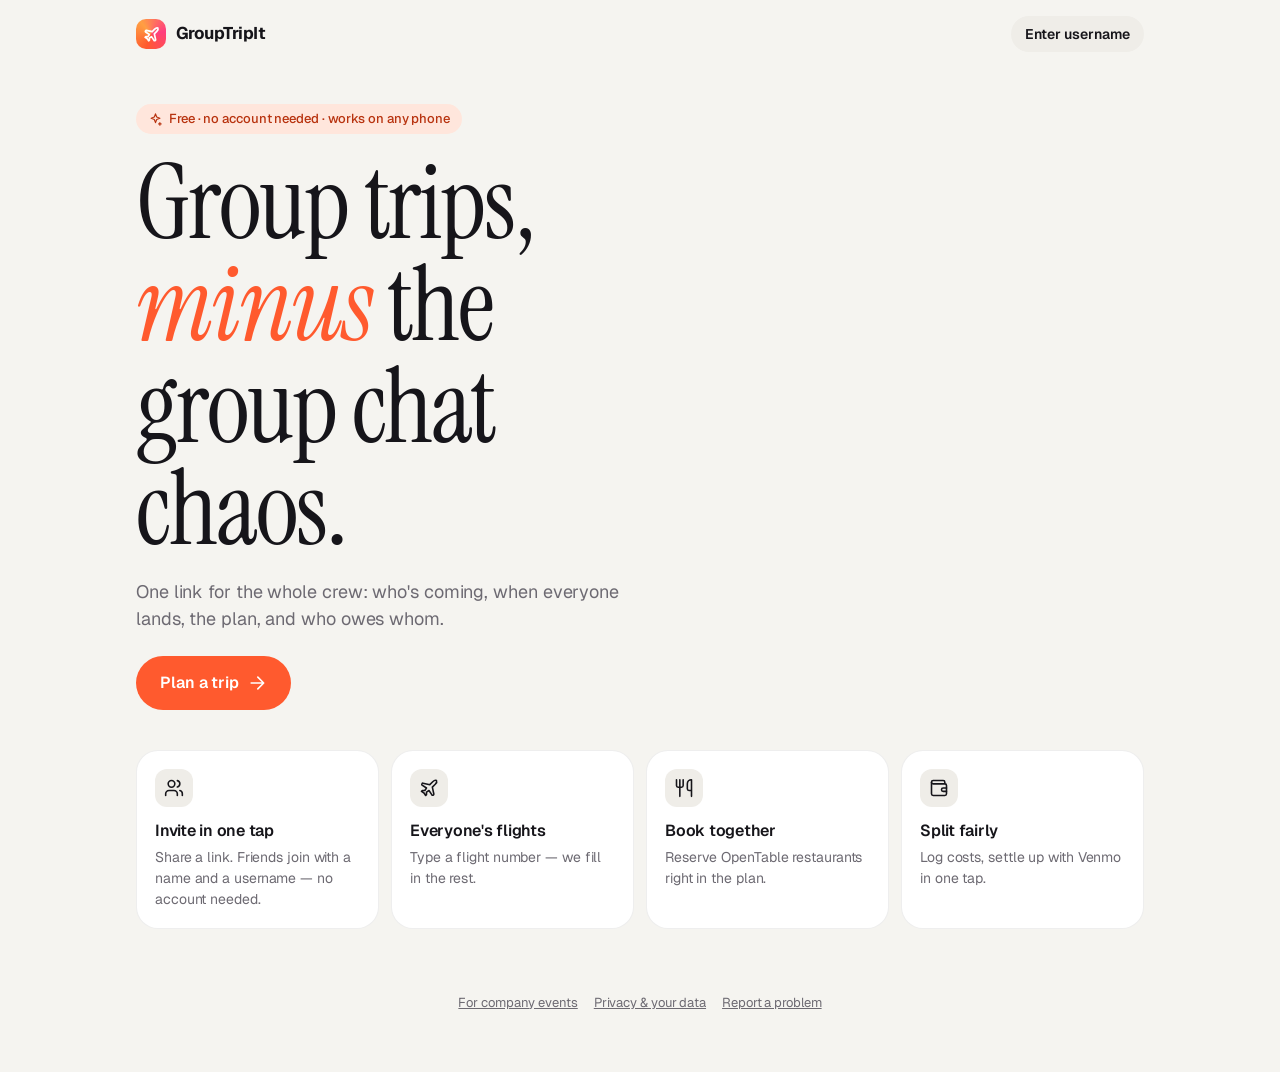
<file: app/index.html>
<!doctype html>
<html lang="en">
<head>
  <meta charset="utf-8">
  <meta name="viewport" content="width=device-width, initial-scale=1, viewport-fit=cover">
  <meta name="theme-color" content="#f5f4f0" media="(prefers-color-scheme: light)">
  <meta name="theme-color" content="#0d0d10" media="(prefers-color-scheme: dark)">
  <meta name="description" content="Plan a group trip: who's coming, everyone's flights, the plan, and who owes whom.">
  <meta name="apple-mobile-web-app-capable" content="yes">
  <meta name="apple-mobile-web-app-status-bar-style" content="default">
  <title>GroupTripIt</title>
  <link rel="icon" href="data:image/svg+xml,%3Csvg xmlns='http://www.w3.org/2000/svg' viewBox='0 0 32 32'%3E%3Crect width='32' height='32' rx='9' fill='%23ff5a2e'/%3E%3Cpath d='M21.5 22.4 20 15.6l2.9-2.9c1.2-1.2 1.7-2.9 1.2-3.7-.8-.4-2.5 0-3.7 1.2l-2.9 2.9-6.8-1.5c-.4-.1-.7.1-.9.4l-.2.4c-.2.4-.1.8.2 1.1l4.4 2.9-1.7 2.5H10l-.8.8 2.5 1.7 1.7 2.5.8-.8v-2.5l2.5-1.7 2.9 4.4c.3.3.7.4 1.1.2l.4-.2c.3-.2.5-.6.4-1z' fill='none' stroke='white' stroke-width='1.6' stroke-linejoin='round'/%3E%3C/svg%3E">
  <link rel="manifest" href="manifest.webmanifest">
  <link rel="apple-touch-icon" href="icons/icon-180.png">
  <meta name="apple-mobile-web-app-title" content="GroupTripIt">
  <link rel="preconnect" href="https://fonts.googleapis.com">
  <link rel="preconnect" href="https://fonts.gstatic.com" crossorigin>
  <link href="https://fonts.googleapis.com/css2?family=Geist:wght@400..700&family=Instrument+Serif:ital@0;1&display=swap" rel="stylesheet">
  <link rel="stylesheet" href="style.css">
</head>
<body>
  <div id="app"></div>
  <script type="module" src="app.js"></script>
</body>
</html>
</file>
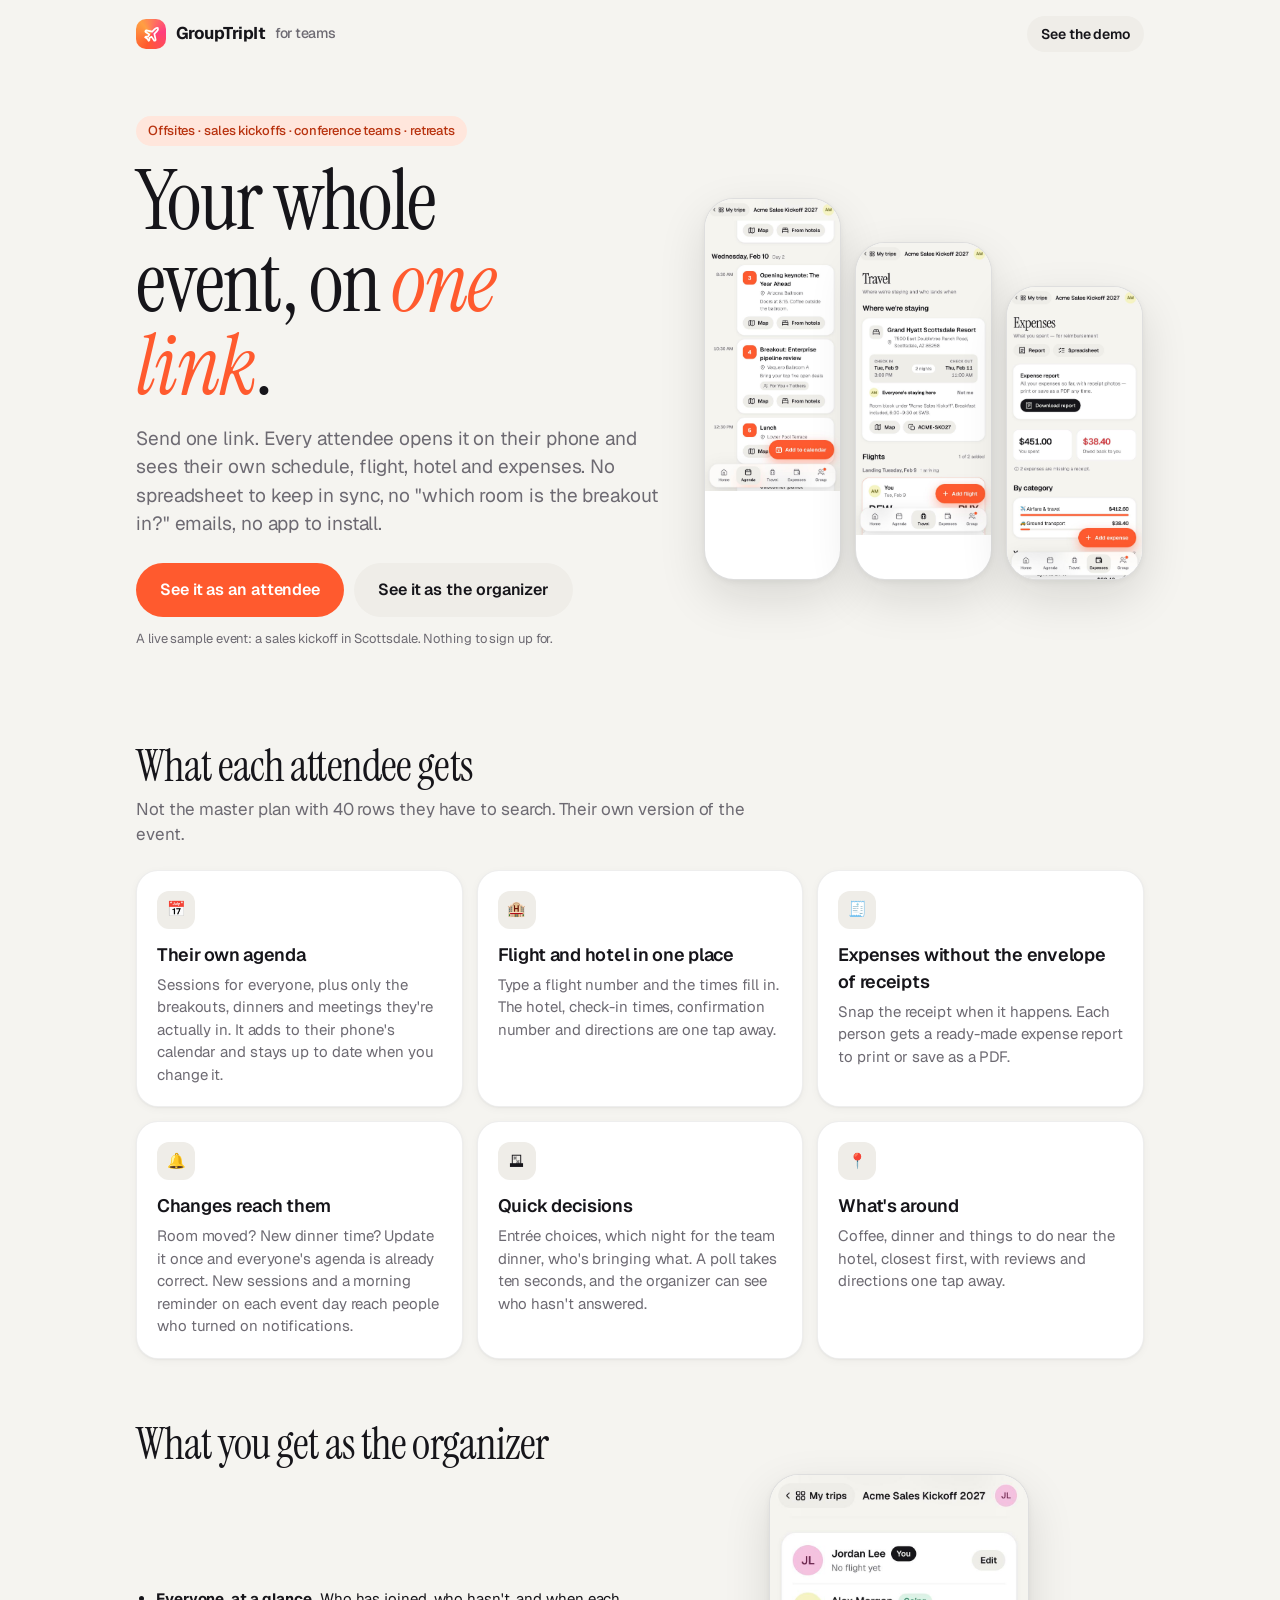
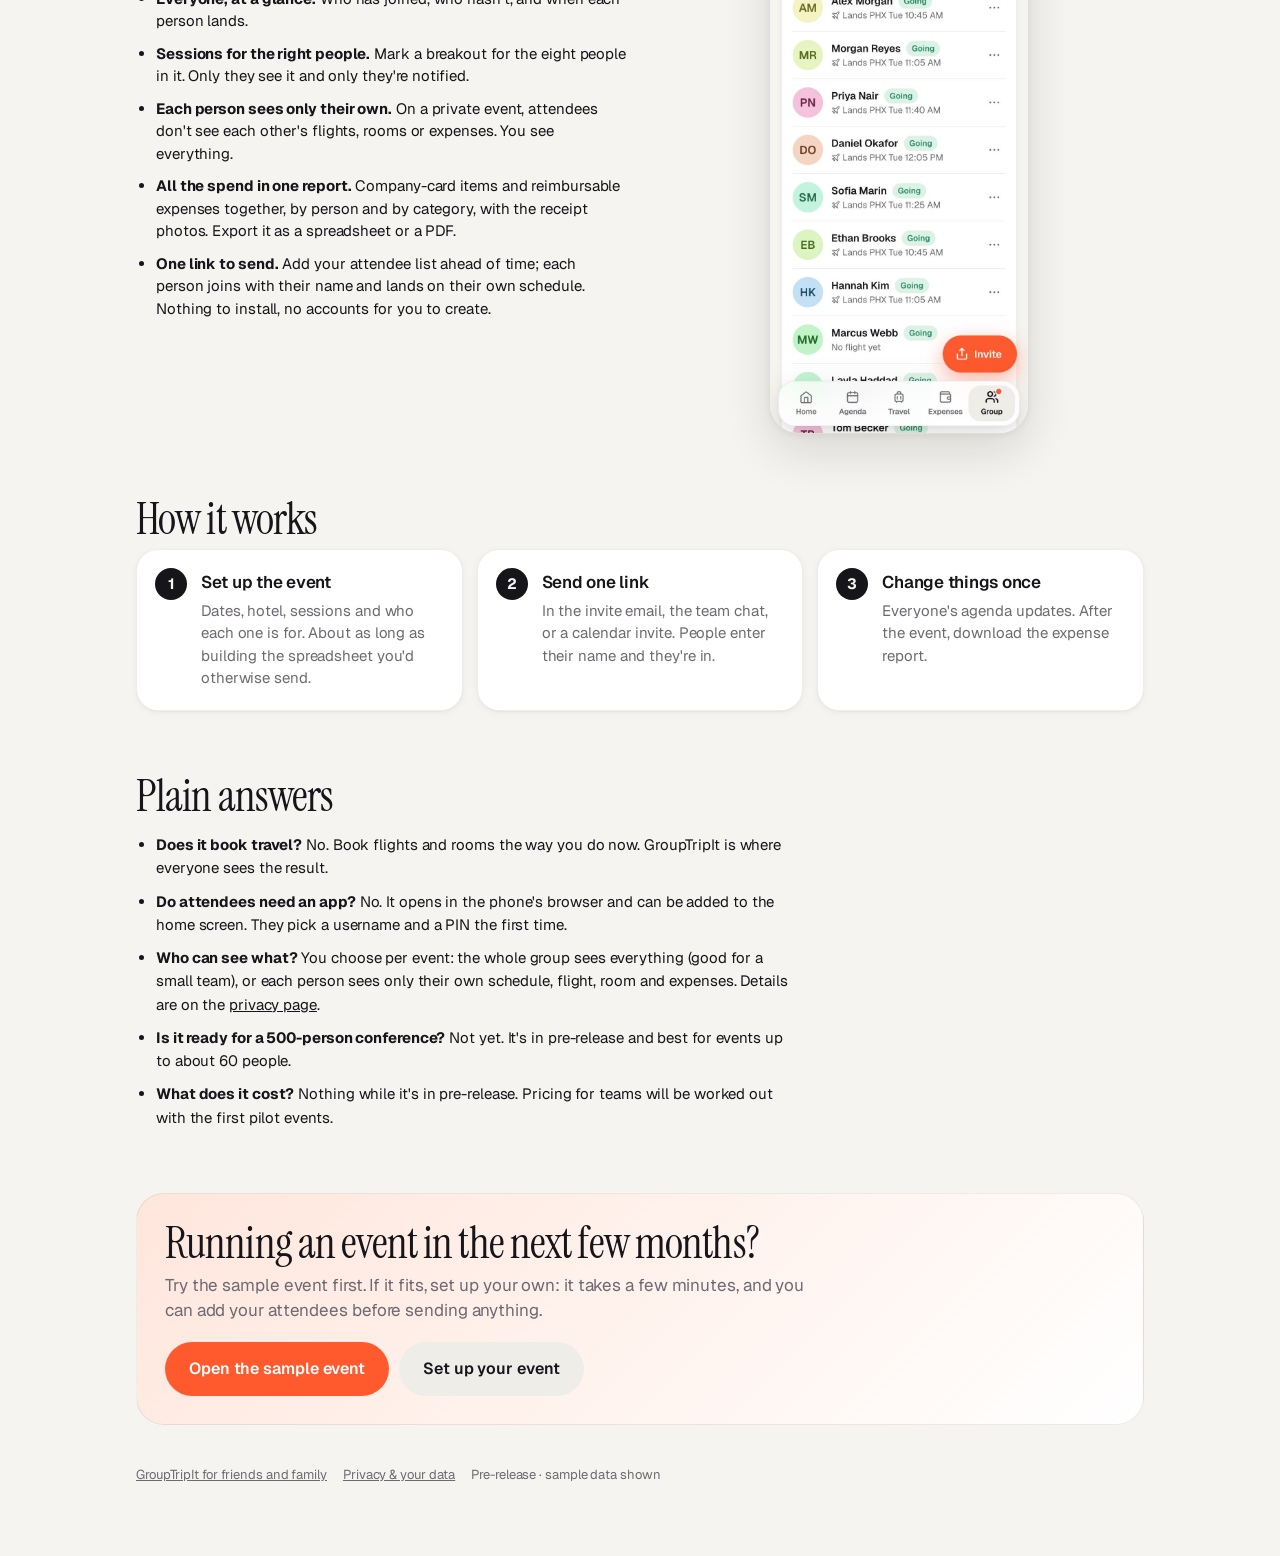
<file: app/business.html>
<!doctype html>
<html lang="en">
<head>
<meta charset="utf-8">
<meta name="viewport" content="width=device-width, initial-scale=1, viewport-fit=cover">
<meta name="theme-color" content="#f5f4f0" media="(prefers-color-scheme: light)">
<meta name="theme-color" content="#0d0d10" media="(prefers-color-scheme: dark)">
<title>GroupTripIt for teams — company events on one link</title>
<meta name="description" content="Offsites, kickoffs and conference teams: every attendee gets their own schedule, flight, hotel and expenses on their phone, from one link.">
<link rel="icon" href="icons/icon-192.png">
<link rel="preconnect" href="https://fonts.googleapis.com">
<link rel="preconnect" href="https://fonts.gstatic.com" crossorigin>
<link href="https://fonts.googleapis.com/css2?family=Geist:wght@400..700&family=Instrument+Serif:ital@0;1&display=swap" rel="stylesheet">
<link rel="stylesheet" href="style.css">
<style>
  .biz { max-width: 1040px; margin: 0 auto; padding: 16px 16px 72px; }
  .biz-head { display: flex; align-items: center; justify-content: space-between; gap: 12px; }
  .biz-head .brand { text-decoration: none; }
  .biz-head small { color: var(--muted); font-weight: 500; }
  .hero-biz { display: grid; gap: 28px; align-items: center; padding: 40px 0 20px; }
  .hero-biz h1 { font-size: clamp(44px, 9vw, 84px); line-height: .98; margin: 14px 0 0; max-width: 12ch; }
  .hero-biz h1 em { color: var(--accent); }
  .hero-biz .lede { font-size: 19px; line-height: 1.5; color: var(--muted); max-width: 46ch; margin: 18px 0 24px; }
  .cta { display: flex; gap: 10px; flex-wrap: wrap; }
  .cta-note { font-size: 13px; color: var(--muted); margin-top: 12px; }
  .phones { display: flex; gap: 14px; justify-content: center; }
  .phone { width: min(46%, 250px); border-radius: 30px; border: 1px solid var(--line-strong); box-shadow: var(--shadow-lg); overflow: hidden; background: var(--surface); }
  .phone img { display: block; width: 100%; height: auto; }
  .phone.back { margin-top: 44px; }
  .phone.third { display: none; }
  @media (min-width: 1100px) { .phones .phone { width: 31%; } .phone.third { display: block; margin-top: 88px; } }
  .biz h2 { font-size: clamp(30px, 5vw, 44px); margin: 64px 0 8px; }
  .biz .kicker { color: var(--muted); font-size: 17px; max-width: 60ch; margin: 0 0 22px; line-height: 1.5; }
  .cols { display: grid; gap: 14px; }
  .cols .card h3 { font-size: 18px; margin: 12px 0 6px; }
  .cols .card p { margin: 0; color: var(--muted); line-height: 1.5; font-size: 15px; }
  .split { display: grid; gap: 28px; align-items: center; }
  .split ul { padding-left: 20px; display: grid; gap: 10px; line-height: 1.5; margin: 0; }
  .split .phone { width: min(70%, 260px); margin: 0 auto; }
  .steps-biz { counter-reset: s; display: grid; gap: 14px; }
  .steps-biz .card { position: relative; padding-left: 64px; }
  .steps-biz .card::before { counter-increment: s; content: counter(s); position: absolute; left: 18px; top: 18px; width: 32px; height: 32px; border-radius: 50%;
    display: grid; place-items: center; background: var(--text); color: var(--bg); font-weight: 700; }
  .steps-biz h3 { margin: 0 0 4px; font-size: 17px; }
  .steps-biz p { margin: 0; color: var(--muted); line-height: 1.5; }
  .plain { display: grid; gap: 10px; padding-left: 20px; line-height: 1.55; max-width: 66ch; }
  .pilot { margin-top: 64px; padding: 28px; border-radius: var(--radius-xl); background: linear-gradient(135deg, var(--accent-soft), var(--surface)); border: 1px solid var(--line); }
  .pilot h2 { margin-top: 0; }
  .biz-foot { display: flex; gap: 16px; flex-wrap: wrap; margin-top: 40px; font-size: 13px; color: var(--muted); }
  .biz-foot a { color: inherit; }
  @media (min-width: 860px) {
    .hero-biz { grid-template-columns: 1.1fr .9fr; padding-top: 64px; }
    .cols { grid-template-columns: repeat(3, 1fr); }
    .split { grid-template-columns: 1fr 1fr; }
    .steps-biz { grid-template-columns: repeat(3, 1fr); }
  }
</style>
</head>
<body>
<div class="biz">
  <header class="biz-head">
    <a class="brand" href="./"><span class="brand-mark"><svg class="i" viewBox="0 0 24 24" aria-hidden="true"><path d="M17.8 19.2 16 11l3.5-3.5C21 6 21.5 4 21 3c-1-.5-3 0-4.5 1.5L13 8 4.8 6.2c-.5-.1-.9.1-1.1.5l-.3.5c-.2.5-.1 1 .3 1.3L9 12l-2 3H4l-1 1 3 2 2 3 1-1v-3l3-2 3.5 5.3c.3.4.8.5 1.3.3l.5-.2c.4-.3.6-.7.5-1.2z"/></svg></span>GroupTripIt <small>for teams</small></a>
    <a class="btn btn-secondary btn-sm" href="./#/demo/attendee">See the demo</a>
  </header>

  <section class="hero-biz">
    <div>
      <span class="chip accent">Offsites · sales kickoffs · conference teams · retreats</span>
      <h1 class="display">Your whole event, on <em>one link</em>.</h1>
      <p class="lede">Send one link. Every attendee opens it on their phone and sees their own schedule, flight, hotel and expenses. No spreadsheet to keep in sync, no "which room is the breakout in?" emails, no app to install.</p>
      <div class="cta">
        <a class="btn btn-accent btn-lg" href="./#/demo/attendee">See it as an attendee</a>
        <a class="btn btn-secondary btn-lg" href="./#/demo/organizer">See it as the organizer</a>
      </div>
      <p class="cta-note">A live sample event: a sales kickoff in Scottsdale. Nothing to sign up for.</p>
    </div>
    <div class="phones" aria-hidden="true">
      <div class="phone"><img src="img/biz-agenda.jpg" alt="" width="750" height="1624" loading="lazy"></div>
      <div class="phone back"><img src="img/biz-travel.jpg" alt="" width="750" height="1624" loading="lazy"></div>
      <div class="phone third"><img src="img/biz-expenses.jpg" alt="" width="750" height="1624" loading="lazy"></div>
    </div>
  </section>

  <h2 class="display">What each attendee gets</h2>
  <p class="kicker">Not the master plan with 40 rows they have to search. Their own version of the event.</p>
  <div class="cols">
    <div class="card"><div class="tl-icon">📅</div><h3>Their own agenda</h3><p>Sessions for everyone, plus only the breakouts, dinners and meetings they're actually in. It adds to their phone's calendar and stays up to date when you change it.</p></div>
    <div class="card"><div class="tl-icon">🏨</div><h3>Flight and hotel in one place</h3><p>Type a flight number and the times fill in. The hotel, check-in times, confirmation number and directions are one tap away.</p></div>
    <div class="card"><div class="tl-icon">🧾</div><h3>Expenses without the envelope of receipts</h3><p>Snap the receipt when it happens. Each person gets a ready-made expense report to print or save as a PDF.</p></div>
    <div class="card"><div class="tl-icon">🔔</div><h3>Changes reach them</h3><p>Room moved? New dinner time? Update it once and everyone's agenda is already correct. New sessions and a morning reminder on each event day reach people who turned on notifications.</p></div>
    <div class="card"><div class="tl-icon">🗳</div><h3>Quick decisions</h3><p>Entrée choices, which night for the team dinner, who's bringing what. A poll takes ten seconds, and the organizer can see who hasn't answered.</p></div>
    <div class="card"><div class="tl-icon">📍</div><h3>What's around</h3><p>Coffee, dinner and things to do near the hotel, closest first, with reviews and directions one tap away.</p></div>
  </div>

  <h2 class="display">What you get as the organizer</h2>
  <div class="split">
    <ul>
      <li><b>Everyone, at a glance.</b> Who has joined, who hasn't, and when each person lands.</li>
      <li><b>Sessions for the right people.</b> Mark a breakout for the eight people in it. Only they see it and only they're notified.</li>
      <li><b>Each person sees only their own.</b> On a private event, attendees don't see each other's flights, rooms or expenses. You see everything.</li>
      <li><b>All the spend in one report.</b> Company-card items and reimbursable expenses together, by person and by category, with the receipt photos. Export it as a spreadsheet or a PDF.</li>
      <li><b>One link to send.</b> Add your attendee list ahead of time; each person joins with their name and lands on their own schedule. Nothing to install, no accounts for you to create.</li>
    </ul>
    <div class="phone" aria-hidden="true"><img src="img/biz-people.jpg" alt="" width="750" height="1624" loading="lazy"></div>
  </div>

  <h2 class="display">How it works</h2>
  <div class="steps-biz">
    <div class="card"><h3>Set up the event</h3><p>Dates, hotel, sessions and who each one is for. About as long as building the spreadsheet you'd otherwise send.</p></div>
    <div class="card"><h3>Send one link</h3><p>In the invite email, the team chat, or a calendar invite. People enter their name and they're in.</p></div>
    <div class="card"><h3>Change things once</h3><p>Everyone's agenda updates. After the event, download the expense report.</p></div>
  </div>

  <h2 class="display">Plain answers</h2>
  <ul class="plain">
    <li><b>Does it book travel?</b> No. Book flights and rooms the way you do now. GroupTripIt is where everyone sees the result.</li>
    <li><b>Do attendees need an app?</b> No. It opens in the phone's browser and can be added to the home screen. They pick a username and a PIN the first time.</li>
    <li><b>Who can see what?</b> You choose per event: the whole group sees everything (good for a small team), or each person sees only their own schedule, flight, room and expenses. Details are on the <a href="privacy.html">privacy page</a>.</li>
    <li><b>Is it ready for a 500-person conference?</b> Not yet. It's in pre-release and best for events up to about 60 people.</li>
    <li><b>What does it cost?</b> Nothing while it's in pre-release. Pricing for teams will be worked out with the first pilot events.</li>
  </ul>

  <section class="pilot">
    <h2 class="display">Running an event in the next few months?</h2>
    <p class="kicker" style="margin-bottom:18px">Try the sample event first. If it fits, set up your own: it takes a few minutes, and you can add your attendees before sending anything.</p>
    <div class="cta">
      <a class="btn btn-accent btn-lg" href="./#/demo/organizer">Open the sample event</a>
      <a class="btn btn-secondary btn-lg" href="./#/new/business">Set up your event</a>
    </div>
  </section>

  <footer class="biz-foot">
    <a href="./">GroupTripIt for friends and family</a>
    <a href="privacy.html">Privacy &amp; your data</a>
    <span>Pre-release · sample data shown</span>
  </footer>
</div>
</body>
</html>
</file>
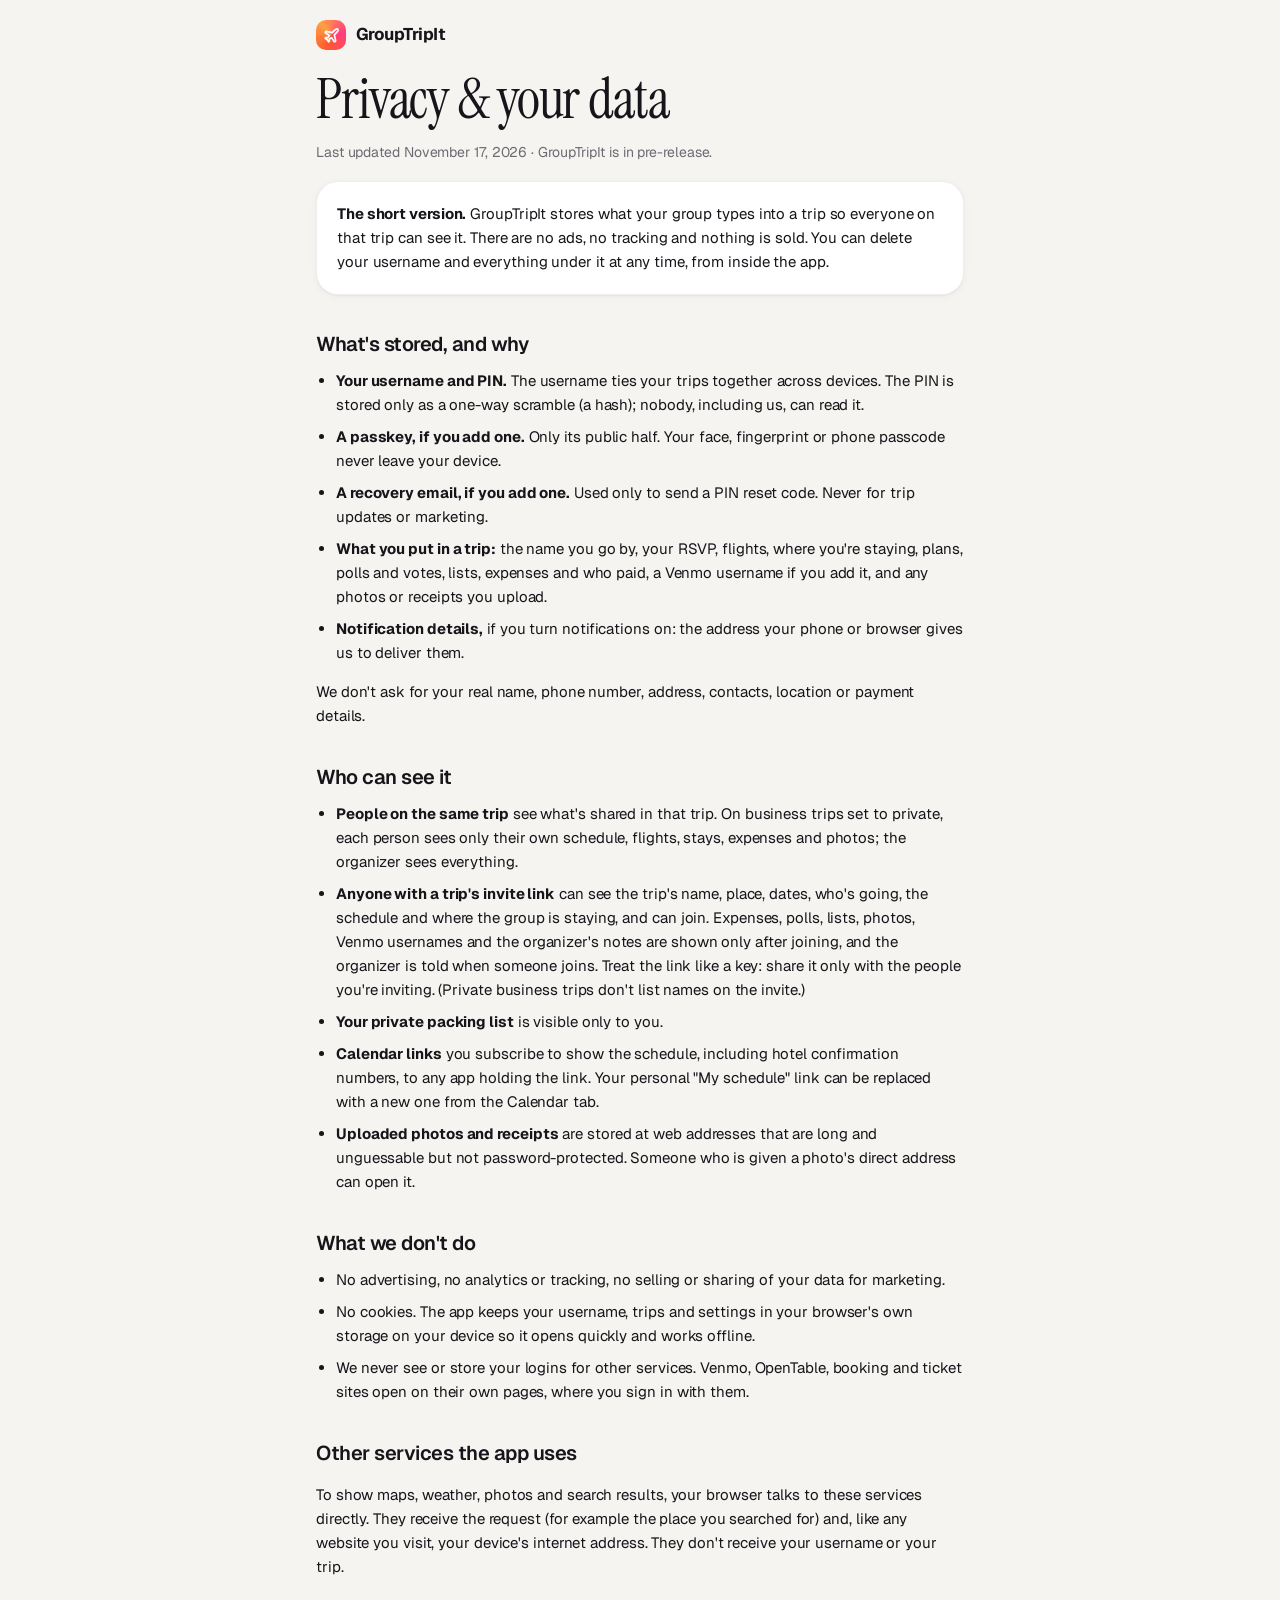
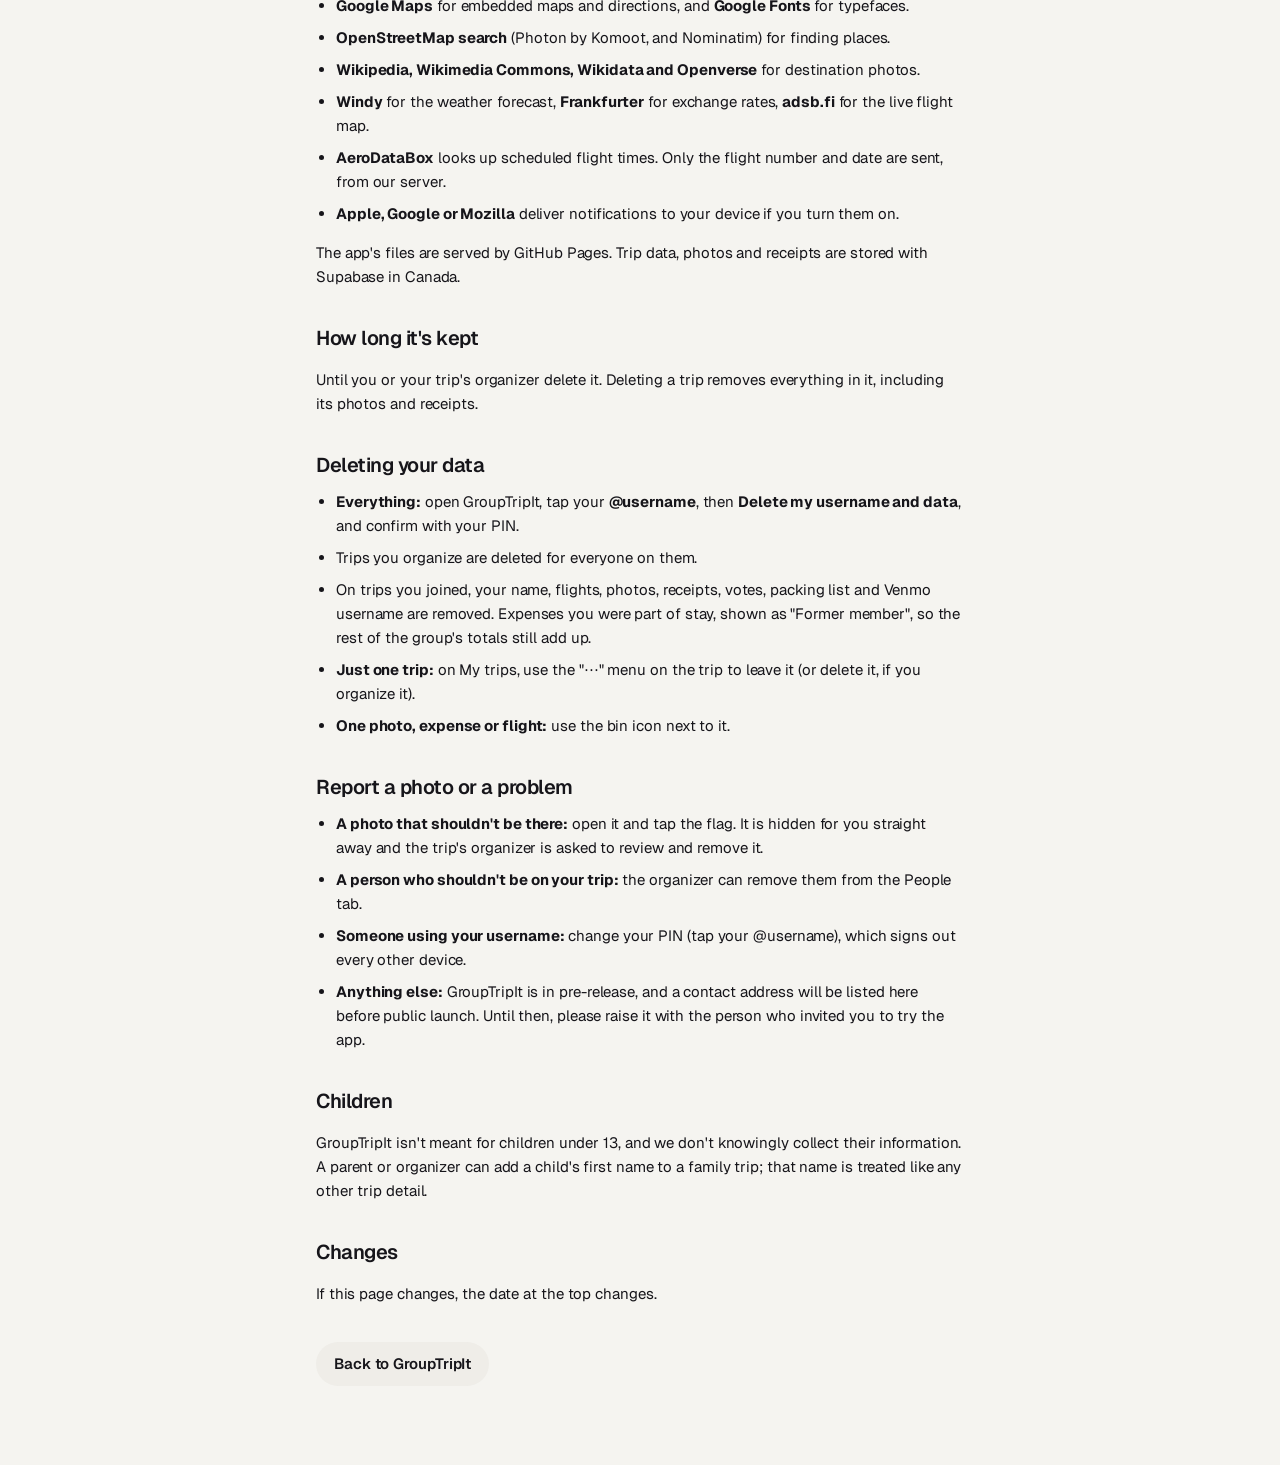
<file: app/privacy.html>
<!doctype html>
<html lang="en">
<head>
<meta charset="utf-8">
<meta name="viewport" content="width=device-width, initial-scale=1, viewport-fit=cover">
<title>Privacy &amp; your data · GroupTripIt</title>
<meta name="description" content="What GroupTripIt stores, who can see it, and how to delete it.">
<link rel="icon" href="icons/icon-192.png">
<link rel="preconnect" href="https://fonts.googleapis.com">
<link rel="preconnect" href="https://fonts.gstatic.com" crossorigin>
<link rel="stylesheet" href="https://fonts.googleapis.com/css2?family=Geist:wght@400;500;600;700&family=Instrument+Serif:ital@0;1&display=swap">
<link rel="stylesheet" href="style.css">
<style>
  .doc { max-width: 680px; margin: 0 auto; padding: 20px 16px 64px; }
  .doc h1 { font-size: clamp(40px, 9vw, 56px); margin: 22px 0 6px; }
  .doc h2 { font-size: 20px; margin: 34px 0 10px; }
  .doc p, .doc li { line-height: 1.6; }
  .doc ul { padding-left: 20px; display: grid; gap: 8px; margin: 10px 0; }
  .doc .card { margin: 18px 0; }
  .doc a { color: inherit; }
  .doc .updated { color: var(--muted); font-size: 14px; }
</style>
</head>
<body>
<main class="doc">
  <a class="brand" href="./" style="text-decoration:none"><span class="brand-mark"><svg class="i" viewBox="0 0 24 24" aria-hidden="true"><path d="M17.8 19.2 16 11l3.5-3.5C21 6 21.5 4 21 3c-1-.5-3 0-4.5 1.5L13 8 4.8 6.2c-.5-.1-.9.1-1.1.5l-.3.5c-.2.5-.1 1 .3 1.3L9 12l-2 3H4l-1 1 3 2 2 3 1-1v-3l3-2 3.5 5.3c.3.4.8.5 1.3.3l.5-.2c.4-.3.6-.7.5-1.2z"/></svg></span>GroupTripIt</a>

  <h1 class="display">Privacy &amp; your data</h1>
  <p class="updated">Last updated November 17, 2026 · GroupTripIt is in pre-release.</p>

  <div class="card">
    <p style="margin:0"><b>The short version.</b> GroupTripIt stores what your group types into a trip so everyone on that trip can see it. There are no ads, no tracking and nothing is sold. You can delete your username and everything under it at any time, from inside the app.</p>
  </div>

  <h2>What's stored, and why</h2>
  <ul>
    <li><b>Your username and PIN.</b> The username ties your trips together across devices. The PIN is stored only as a one-way scramble (a hash); nobody, including us, can read it.</li>
    <li><b>A passkey, if you add one.</b> Only its public half. Your face, fingerprint or phone passcode never leave your device.</li>
    <li><b>A recovery email, if you add one.</b> Used only to send a PIN reset code. Never for trip updates or marketing.</li>
    <li><b>What you put in a trip:</b> the name you go by, your RSVP, flights, where you're staying, plans, polls and votes, lists, expenses and who paid, a Venmo username if you add it, and any photos or receipts you upload.</li>
    <li><b>Notification details,</b> if you turn notifications on: the address your phone or browser gives us to deliver them.</li>
  </ul>
  <p>We don't ask for your real name, phone number, address, contacts, location or payment details.</p>

  <h2>Who can see it</h2>
  <ul>
    <li><b>People on the same trip</b> see what's shared in that trip. On business trips set to private, each person sees only their own schedule, flights, stays, expenses and photos; the organizer sees everything.</li>
    <li><b>Anyone with a trip's invite link</b> can see the trip's name, place, dates, who's going, the schedule and where the group is staying, and can join. Expenses, polls, lists, photos, Venmo usernames and the organizer's notes are shown only after joining, and the organizer is told when someone joins. Treat the link like a key: share it only with the people you're inviting. (Private business trips don't list names on the invite.)</li>
    <li><b>Your private packing list</b> is visible only to you.</li>
    <li><b>Calendar links</b> you subscribe to show the schedule, including hotel confirmation numbers, to any app holding the link. Your personal "My schedule" link can be replaced with a new one from the Calendar tab.</li>
    <li><b>Uploaded photos and receipts</b> are stored at web addresses that are long and unguessable but not password-protected. Someone who is given a photo's direct address can open it.</li>
  </ul>

  <h2>What we don't do</h2>
  <ul>
    <li>No advertising, no analytics or tracking, no selling or sharing of your data for marketing.</li>
    <li>No cookies. The app keeps your username, trips and settings in your browser's own storage on your device so it opens quickly and works offline.</li>
    <li>We never see or store your logins for other services. Venmo, OpenTable, booking and ticket sites open on their own pages, where you sign in with them.</li>
  </ul>

  <h2>Other services the app uses</h2>
  <p>To show maps, weather, photos and search results, your browser talks to these services directly. They receive the request (for example the place you searched for) and, like any website you visit, your device's internet address. They don't receive your username or your trip.</p>
  <ul>
    <li><b>Google Maps</b> for embedded maps and directions, and <b>Google Fonts</b> for typefaces.</li>
    <li><b>OpenStreetMap search</b> (Photon by Komoot, and Nominatim) for finding places.</li>
    <li><b>Wikipedia, Wikimedia Commons, Wikidata and Openverse</b> for destination photos.</li>
    <li><b>Windy</b> for the weather forecast, <b>Frankfurter</b> for exchange rates, <b>adsb.fi</b> for the live flight map.</li>
    <li><b>AeroDataBox</b> looks up scheduled flight times. Only the flight number and date are sent, from our server.</li>
    <li><b>Apple, Google or Mozilla</b> deliver notifications to your device if you turn them on.</li>
  </ul>
  <p>The app's files are served by GitHub Pages. Trip data, photos and receipts are stored with Supabase in Canada.</p>

  <h2>How long it's kept</h2>
  <p>Until you or your trip's organizer delete it. Deleting a trip removes everything in it, including its photos and receipts.</p>

  <h2 id="delete">Deleting your data</h2>
  <ul>
    <li><b>Everything:</b> open GroupTripIt, tap your <b>@username</b>, then <b>Delete my username and data</b>, and confirm with your PIN.</li>
    <li>Trips you organize are deleted for everyone on them.</li>
    <li>On trips you joined, your name, flights, photos, receipts, votes, packing list and Venmo username are removed. Expenses you were part of stay, shown as "Former member", so the rest of the group's totals still add up.</li>
    <li><b>Just one trip:</b> on My trips, use the "⋯" menu on the trip to leave it (or delete it, if you organize it).</li>
    <li><b>One photo, expense or flight:</b> use the bin icon next to it.</li>
  </ul>

  <h2 id="report">Report a photo or a problem</h2>
  <ul>
    <li><b>A photo that shouldn't be there:</b> open it and tap the flag. It is hidden for you straight away and the trip's organizer is asked to review and remove it.</li>
    <li><b>A person who shouldn't be on your trip:</b> the organizer can remove them from the People tab.</li>
    <li><b>Someone using your username:</b> change your PIN (tap your @username), which signs out every other device.</li>
    <li><b>Anything else:</b> GroupTripIt is in pre-release, and a contact address will be listed here before public launch. Until then, please raise it with the person who invited you to try the app.</li>
  </ul>

  <h2>Children</h2>
  <p>GroupTripIt isn't meant for children under 13, and we don't knowingly collect their information. A parent or organizer can add a child's first name to a family trip; that name is treated like any other trip detail.</p>

  <h2>Changes</h2>
  <p>If this page changes, the date at the top changes.</p>

  <p style="margin-top:36px"><a class="btn btn-secondary" href="./">Back to GroupTripIt</a></p>
</main>
</body>
</html>
</file>
<file: app/style.css>
/* GroupTripIt design system.
   Warm paper neutrals, one sunset accent, Geist for UI, Instrument Serif for
   trip names. Phones get a floating tab bar + bottom sheets; desktop gets a
   sidebar and centered dialogs. */

:root {
  --bg: #f5f4f0;
  --surface: #ffffff;
  --surface-2: #efede8;
  --surface-3: #e6e3dc;
  --text: #16151a;
  --muted: #6d6a72;
  --faint: #a19ea6;
  --line: rgba(22, 21, 26, .07);
  --line-strong: rgba(22, 21, 26, .14);
  --accent: #ff5a2e;
  --accent-soft: #ffe6dc;
  --accent-ink: #b8330f;
  --good: #0f8a5f;
  --good-soft: #dcf3e8;
  --warn: #b7791f;
  --warn-soft: #fbefd5;
  --bad: #d4383e;
  --bad-soft: #fde2e1;
  --ring: rgba(255, 90, 46, .22);
  --shadow-sm: 0 1px 2px rgba(20, 16, 10, .04), 0 2px 8px rgba(20, 16, 10, .04);
  --shadow-lg: 0 2px 6px rgba(20, 16, 10, .05), 0 18px 48px rgba(20, 16, 10, .12);
  --av-l: 86%;
  --av-ink-l: 27%;
  --glass: rgba(255, 255, 255, .72);

  --font-ui: 'Geist', ui-sans-serif, system-ui, -apple-system, sans-serif;
  --font-display: 'Instrument Serif', ui-serif, Georgia, serif;
  --radius-xl: 28px;
  --radius-lg: 22px;
  --radius: 16px;
  --radius-sm: 12px;
  --safe-b: env(safe-area-inset-bottom, 0px);
  color-scheme: light;
}

@media (prefers-color-scheme: dark) {
  :root {
    --bg: #0d0d10;
    --surface: #17171b;
    --surface-2: #202026;
    --surface-3: #2a2a31;
    --text: #f3f2f5;
    --muted: #9d9aa5;
    --faint: #6c6973;
    --line: rgba(255, 255, 255, .07);
    --line-strong: rgba(255, 255, 255, .14);
    --accent: #ff7248;
    --accent-soft: #3a1d14;
    --accent-ink: #ffab8f;
    --good: #3ccf91;
    --good-soft: #10291f;
    --warn: #f0b44c;
    --warn-soft: #2e2413;
    --bad: #ff6b6f;
    --bad-soft: #341617;
    --ring: rgba(255, 114, 72, .3);
    --shadow-sm: 0 1px 2px rgba(0, 0, 0, .3);
    --shadow-lg: 0 18px 48px rgba(0, 0, 0, .5);
    --av-l: 30%;
    --av-ink-l: 86%;
    --glass: rgba(23, 23, 27, .72);
    color-scheme: dark;
  }
}

* { box-sizing: border-box; }
html { -webkit-text-size-adjust: 100%; }
body {
  margin: 0;
  background: var(--bg);
  color: var(--text);
  font: 15px/1.5 var(--font-ui);
  letter-spacing: -0.006em;
  -webkit-font-smoothing: antialiased;
  -moz-osx-font-smoothing: grayscale;
}
a { color: inherit; }
button { font: inherit; color: inherit; }
svg.i { width: 20px; height: 20px; flex: none; stroke: currentColor; fill: none; stroke-width: 1.9; stroke-linecap: round; stroke-linejoin: round; }
.sr { position: absolute; width: 1px; height: 1px; overflow: hidden; clip: rect(0 0 0 0); }
[hidden] { display: none !important; }

::view-transition-old(root), ::view-transition-new(root) { animation-duration: .22s; }

/* ---------- type ---------- */
.display { font-family: var(--font-display); font-weight: 400; letter-spacing: -0.02em; line-height: .98; margin: 0; }
h2 { font-size: 20px; font-weight: 600; letter-spacing: -0.025em; margin: 0; }
h3 { font-size: 16px; font-weight: 600; letter-spacing: -0.015em; margin: 0; }
.muted { color: var(--muted); }
.small { font-size: 13px; }
.tabular { font-variant-numeric: tabular-nums; }
.eyebrow { font-size: 12px; font-weight: 600; letter-spacing: .06em; text-transform: uppercase; color: var(--muted); }

/* ---------- buttons ---------- */
.btn {
  height: 44px; padding: 0 18px; border-radius: 999px; border: 0; cursor: pointer;
  display: inline-flex; align-items: center; justify-content: center; gap: 8px;
  font-weight: 600; font-size: 15px; text-decoration: none; white-space: nowrap;
  transition: transform .15s ease, background-color .15s ease, opacity .15s ease;
  -webkit-tap-highlight-color: transparent;
}
.btn:active { transform: scale(.97); }
.btn:disabled { opacity: .45; cursor: default; transform: none; }
.btn-primary { background: var(--text); color: var(--bg); }
.btn-accent { background: var(--accent); color: #fff; }
.btn-secondary { background: var(--surface-2); color: var(--text); }
.btn-secondary:hover { background: var(--surface-3); }
.btn-outline { background: transparent; border: 1px solid var(--line-strong); color: var(--text); }
.btn-ghost { background: transparent; color: var(--muted); }
.btn-ghost:hover { color: var(--text); background: var(--surface-2); }
.btn-danger { background: var(--bad-soft); color: var(--bad); }
.btn-sm { height: 36px; padding: 0 14px; font-size: 14px; }
.btn-xs { height: 30px; padding: 0 12px; font-size: 13px; }
.btn-icon { width: 40px; height: 40px; padding: 0; }
.btn-icon.btn-sm { width: 36px; }
.btn-block { width: 100%; }
.btn-lg { height: 54px; font-size: 16px; padding: 0 24px; }

/* ---------- forms ---------- */
.field { display: grid; gap: 6px; }
.field > span { font-size: 13px; font-weight: 500; color: var(--muted); }
.input, .field input, .field select, .field textarea {
  width: 100%; height: 48px; padding: 0 14px; border-radius: 14px;
  border: 1px solid var(--line-strong); background: var(--surface); color: var(--text);
  font: 16px var(--font-ui); outline: none; transition: border-color .15s, box-shadow .15s;
  -webkit-appearance: none; appearance: none;
}
.field textarea { height: auto; min-height: 88px; padding: 12px 14px; resize: vertical; }
.input:focus, .field input:focus, .field select:focus, .field textarea:focus { border-color: var(--accent); box-shadow: 0 0 0 4px var(--ring); }
.input-xl { height: 64px; font-size: 22px; font-weight: 500; border-radius: 18px; }
.pin-input { text-align: center; letter-spacing: .5em; text-indent: .5em; font-variant-numeric: tabular-nums; }
.link-btn { background: none; border: 0; padding: 4px; color: var(--muted); font: inherit; font-size: 14px; text-decoration: underline; text-underline-offset: 3px; cursor: pointer; }
.form { display: grid; gap: 14px; }
.grid-2 { display: grid; grid-template-columns: 1fr 1fr; gap: 12px; }
.grid-4 { display: grid; grid-template-columns: repeat(2, 1fr); gap: 12px; }
@media (min-width: 700px) { .grid-4 { grid-template-columns: repeat(4, 1fr); } }
.hint { font-size: 13px; color: var(--muted); margin: 0; }
details.more > summary { cursor: pointer; color: var(--muted); font-size: 14px; font-weight: 500; list-style: none; }
details.more > summary::-webkit-details-marker { display: none; }
details.more[open] > summary { margin-bottom: 12px; }

.amount-input { display: flex; align-items: center; justify-content: center; gap: 4px; padding: 12px 0 4px; }
.amount-input span { font-size: 36px; color: var(--muted); font-weight: 500; }
.amount-input input {
  border: 0; background: transparent; outline: none; color: var(--text); text-align: center;
  font: 600 52px var(--font-ui); letter-spacing: -0.04em; width: 6ch; font-variant-numeric: tabular-nums;
}

/* Pick-one / pick-many chips (paid by, split between, who) */
.picks { display: flex; flex-wrap: wrap; gap: 8px; }
.picks label { cursor: pointer; }
.picks input { position: absolute; opacity: 0; pointer-events: none; }
.picks .pick {
  display: inline-flex; align-items: center; gap: 8px; height: 40px; padding: 0 14px 0 5px;
  border-radius: 999px; border: 1px solid var(--line-strong); background: var(--surface);
  font-weight: 500; font-size: 14px; transition: all .15s;
}
.picks input:checked + .pick { background: var(--text); color: var(--bg); border-color: var(--text); }
.picks input:focus-visible + .pick { box-shadow: 0 0 0 4px var(--ring); }

.segmented { display: grid; grid-auto-flow: column; grid-auto-columns: 1fr; background: var(--surface-2); border-radius: 999px; padding: 4px; gap: 4px; }
.segmented button { height: 40px; border: 0; border-radius: 999px; background: transparent; font-weight: 600; font-size: 14px; color: var(--muted); cursor: pointer; transition: all .15s; }
.segmented button.on { background: var(--surface); color: var(--text); box-shadow: var(--shadow-sm); }

/* ---------- surfaces ---------- */
.card { background: var(--surface); border: 1px solid var(--line); border-radius: var(--radius-lg); padding: 20px; box-shadow: var(--shadow-sm); }
.card-tight { padding: 6px 16px; }
.stack { display: grid; gap: 14px; }
.stack-lg { display: grid; gap: 28px; }
.section-head { display: flex; align-items: center; justify-content: space-between; gap: 12px; margin: 0 2px 12px; }
.section-head .sub { font-size: 13px; color: var(--muted); }

.chip {
  display: inline-flex; align-items: center; gap: 6px; height: 30px; padding: 0 12px; border-radius: 999px;
  font-size: 13px; font-weight: 500; background: var(--surface-2); color: var(--text); white-space: nowrap;
}
.chip svg.i { width: 15px; height: 15px; }
.chip.glass { background: rgba(255, 255, 255, .18); color: #fff; border: 1px solid rgba(255, 255, 255, .28); -webkit-backdrop-filter: blur(14px); backdrop-filter: blur(14px); }
.chip.accent { background: var(--accent-soft); color: var(--accent-ink); }

.pill { display: inline-flex; align-items: center; gap: 4px; height: 22px; padding: 0 8px; border-radius: 999px; font-size: 12px; font-weight: 600; white-space: nowrap; }
.pill svg.i { width: 13px; height: 13px; }
.pill.going { background: var(--good-soft); color: var(--good); }
.pill.maybe { background: var(--warn-soft); color: var(--warn); }
.pill.declined { background: var(--surface-2); color: var(--muted); }
.pill.invited { border: 1px dashed var(--line-strong); color: var(--muted); }
.pill.org { background: var(--accent-soft); color: var(--accent-ink); }
.pill.you { background: var(--text); color: var(--bg); }

/* ---------- avatars ---------- */
.av {
  --size: 36px; width: var(--size); height: var(--size); border-radius: 50%; flex: none;
  display: grid; place-items: center; font-weight: 600; font-size: calc(var(--size) * .38); letter-spacing: 0;
  background: hsl(var(--h) 70% var(--av-l)); color: hsl(var(--h) 55% var(--av-ink-l));
}
.av.pending { background: transparent; border: 1.5px dashed var(--line-strong); color: var(--muted); }
.av-stack { display: flex; align-items: center; }
.av-stack .av { box-shadow: 0 0 0 2.5px var(--ring-color, var(--surface)); }
.av-stack .av + .av { margin-left: -9px; }
.av-more { background: var(--surface-2); color: var(--muted); --h: 0; }

/* ---------- lists ---------- */
.rows > * + * { border-top: 1px solid var(--line); }
.row { display: flex; align-items: center; gap: 12px; padding: 12px 0; min-height: 60px; }
.row .grow { flex: 1; min-width: 0; }
.row .title { font-weight: 600; overflow: hidden; text-overflow: ellipsis; white-space: nowrap; }
.row .sub { font-size: 13px; color: var(--muted); }
.row-link { text-decoration: none; cursor: pointer; border-radius: 12px; }

.check { width: 26px; height: 26px; border-radius: 50%; border: 1.5px solid var(--line-strong); display: grid; place-items: center; flex: none; color: transparent; }
.check.done { background: var(--good); border-color: var(--good); color: #fff; }
.check svg.i { width: 15px; height: 15px; stroke-width: 2.6; }

.progress { height: 6px; border-radius: 99px; background: var(--surface-2); overflow: hidden; }
.progress > span { display: block; height: 100%; background: var(--accent); border-radius: inherit; transition: width .4s ease; }

.empty { text-align: center; padding: 36px 20px; color: var(--muted); }
.empty .empty-icon { width: 56px; height: 56px; border-radius: 18px; margin: 0 auto 14px; display: grid; place-items: center; background: var(--surface-2); color: var(--text); }
.empty h3 { color: var(--text); margin-bottom: 4px; }
.empty p { margin: 0 auto 16px; max-width: 34ch; }

/* ---------- hero (trip cover) ---------- */
.hero {
  position: relative; overflow: hidden; border-radius: var(--radius-xl); color: #fff;
  min-height: 250px; padding: 20px; display: flex; flex-direction: column; justify-content: space-between; gap: 24px;
  isolation: isolate;
}
.hero::after { content: ''; position: absolute; inset: 0; z-index: -1; background: linear-gradient(to top, rgba(0, 0, 0, .42), rgba(0, 0, 0, 0) 65%); }
.hero-top { display: flex; justify-content: space-between; align-items: flex-start; gap: 8px; flex-wrap: wrap; }
.hero h1 { font-size: clamp(44px, 9vw, 72px); text-shadow: 0 2px 24px rgba(0, 0, 0, .18); }
.hero-meta { display: flex; flex-wrap: wrap; gap: 8px; margin-top: 12px; align-items: center; }
.hero .av-stack { --ring-color: rgba(255, 255, 255, .5); }
@media (min-width: 960px) { .hero { min-height: 300px; padding: 28px; } }

/* ---------- app shell ---------- */
.shell { min-height: 100dvh; }
.sidebar { display: none; }
.topbar {
  position: sticky; top: 0; z-index: 20; height: 60px; padding: 0 12px;
  display: flex; align-items: center; gap: 8px;
  background: color-mix(in srgb, var(--bg) 82%, transparent);
  -webkit-backdrop-filter: saturate(1.6) blur(18px); backdrop-filter: saturate(1.6) blur(18px);
}
.topbar .title { flex: 1; min-width: 0; font-weight: 600; font-size: 16px; overflow: hidden; text-overflow: ellipsis; white-space: nowrap; }
.main { padding: 4px 16px calc(120px + var(--safe-b)); max-width: 760px; margin: 0 auto; }

.tabbar {
  position: fixed; z-index: 30; left: 12px; right: 12px; bottom: calc(10px + var(--safe-b));
  height: 66px; border-radius: 24px; padding: 6px;
  display: grid; grid-template-columns: repeat(5, 1fr);
  background: var(--glass); border: 1px solid var(--line);
  -webkit-backdrop-filter: saturate(1.8) blur(22px); backdrop-filter: saturate(1.8) blur(22px);
  box-shadow: var(--shadow-lg);
  max-width: 520px; margin: 0 auto;
}
.tabbar a {
  display: grid; place-items: center; align-content: center; gap: 3px; border-radius: 18px;
  text-decoration: none; color: var(--muted); font-size: 11px; font-weight: 600;
  -webkit-tap-highlight-color: transparent;
}
.tabbar a.on { color: var(--text); background: var(--surface-2); }
.tabbar a.on svg.i { stroke-width: 2.3; }

/* Page action: a floating button on phones, a normal header button on desktop */
.page-head { display: flex; align-items: flex-end; justify-content: space-between; gap: 12px; margin: 16px 2px 20px; flex-wrap: wrap; }
.page-head > div:first-child { flex: 1 1 200px; min-width: 0; }
.page-head h1 { font-size: 40px; }
.page-head .sub { color: var(--muted); font-size: 14px; margin-top: 6px; }
.page-action {
  position: fixed; z-index: 25; right: 16px; bottom: calc(88px + var(--safe-b));
  height: 54px; padding: 0 22px 0 18px; font-size: 15px;
  background: var(--accent); color: #fff;
  box-shadow: 0 10px 28px color-mix(in srgb, var(--accent) 45%, transparent);
}

@media (min-width: 960px) {
  .shell { display: grid; grid-template-columns: 280px minmax(0, 1fr); }
  .sidebar {
    display: flex; flex-direction: column; gap: 20px; position: sticky; top: 0; height: 100dvh;
    padding: 20px 16px; border-right: 1px solid var(--line);
  }
  .topbar, .tabbar { display: none; }
  .main { padding: 32px 40px 80px; max-width: 820px; }
  .page-head h1 { font-size: 52px; }
  .page-action { position: static; height: 44px; box-shadow: none; padding: 0 18px 0 14px; }
}

.brand { display: flex; align-items: center; gap: 10px; font-weight: 700; font-size: 17px; letter-spacing: -0.03em; text-decoration: none; }
.brand-mark { width: 30px; height: 30px; border-radius: 10px; display: grid; place-items: center; color: #fff; background: conic-gradient(from 200deg, #ff5a2e, #ff9f43, #ff3d7f, #ff5a2e); }
.brand-mark svg.i { width: 17px; height: 17px; stroke-width: 2.4; }

.side-trip { display: flex; gap: 12px; align-items: center; padding: 10px; border-radius: 16px; background: var(--surface); border: 1px solid var(--line); }
.side-trip .thumb { width: 44px; height: 44px; border-radius: 12px; flex: none; }
.side-trip .name { font-weight: 600; line-height: 1.2; overflow: hidden; text-overflow: ellipsis; white-space: nowrap; }
.side-nav { display: grid; gap: 2px; }
.side-nav a {
  display: flex; align-items: center; gap: 12px; height: 44px; padding: 0 12px; border-radius: 12px;
  text-decoration: none; color: var(--muted); font-weight: 500;
}
.side-nav a:hover { color: var(--text); background: var(--surface-2); }
.side-nav a.on { color: var(--text); background: var(--surface); box-shadow: var(--shadow-sm); border: 1px solid var(--line); }
.side-nav .count { margin-left: auto; font-size: 12px; color: var(--faint); }
.side-me {
  margin-top: auto; display: flex; align-items: center; gap: 10px; padding: 10px; border-radius: 16px;
  border: 1px solid var(--line); background: var(--surface); cursor: pointer; text-align: left; width: 100%;
}
.side-me:hover { border-color: var(--line-strong); }

/* ---------- boarding pass ---------- */
.pass { background: var(--surface); border: 1px solid var(--line); border-radius: var(--radius-lg); box-shadow: var(--shadow-sm); overflow: hidden; }
.pass.mine { border-color: color-mix(in srgb, var(--accent) 40%, var(--line)); }
.pass-top { display: flex; align-items: center; gap: 10px; padding: 16px 18px 0; }
.pass-top .grow { flex: 1; min-width: 0; }
.pass-route { display: grid; grid-template-columns: 1fr minmax(48px, 1.2fr) 1fr; align-items: center; gap: 10px; padding: 14px 18px 16px; }
.pass-route .end { text-align: right; }
.pass .code { font-size: clamp(30px, 8vw, 40px); font-weight: 600; letter-spacing: -0.04em; line-height: 1; font-variant-numeric: tabular-nums; }
.pass .when { font-size: 13px; color: var(--muted); margin-top: 6px; font-variant-numeric: tabular-nums; }
.pass .when b { color: var(--text); font-weight: 600; }
.pass-line { position: relative; height: 20px; display: grid; place-items: center; color: var(--muted); }
.pass-line::before { content: ''; position: absolute; left: 0; right: 0; top: 50%; border-top: 1.5px dashed var(--line-strong); }
.pass-line svg.i { position: relative; background: var(--surface); padding: 0 6px; width: 32px; transform: rotate(45deg); }
.pass-foot { position: relative; display: flex; gap: 6px; align-items: center; padding: 10px 12px; border-top: 1.5px dashed var(--line-strong); }
.pass-foot::before, .pass-foot::after { content: ''; position: absolute; top: -9px; width: 16px; height: 16px; border-radius: 50%; background: var(--bg); border: 1px solid var(--line); }
.pass-foot::before { left: -9px; }
.pass-foot::after { right: -9px; }
.pass-foot .spacer { flex: 1; }

/* ---------- itinerary timeline ---------- */
.day-chips { display: flex; gap: 8px; overflow-x: auto; margin: 0 -16px 8px; padding: 2px 16px 8px; scrollbar-width: none; }
.day-chips::-webkit-scrollbar { display: none; }
.day-chip {
  flex: none; width: 58px; height: 68px; border-radius: 18px; border: 1px solid var(--line); background: var(--surface);
  display: grid; place-items: center; align-content: center; gap: 0; text-decoration: none; cursor: pointer;
}
.day-chip small { font-size: 11px; font-weight: 600; color: var(--muted); text-transform: uppercase; letter-spacing: .04em; }
.day-chip b { font-size: 22px; font-weight: 600; letter-spacing: -0.03em; }
.day-chip.has { border-color: var(--text); }
.day-chip .dot { width: 5px; height: 5px; border-radius: 50%; background: var(--accent); margin-top: 2px; }
.day-chip:not(.has) .dot { background: transparent; }
@media (min-width: 960px) { .day-chips { margin: 0 0 8px; padding: 2px 0 8px; } }

.day { scroll-margin-top: 70px; }
.day + .day { margin-top: 24px; }
.day-head { display: flex; align-items: baseline; gap: 10px; margin: 0 2px 10px; }
.day-head h3 { font-size: 18px; }
.tl { display: grid; gap: 10px; }
.tl-item { display: grid; grid-template-columns: 62px minmax(0, 1fr); gap: 10px; }
.tl-time { font-size: 12px; color: var(--muted); padding-top: 18px; text-align: right; font-variant-numeric: tabular-nums; font-weight: 500; white-space: nowrap; }
.tl-card { padding: 16px; }
.tl-card .title-row { display: flex; gap: 10px; align-items: flex-start; }
.tl-card .title-row .grow { flex: 1; min-width: 0; }
.tl-card .place { display: flex; align-items: center; gap: 6px; font-size: 13px; color: var(--muted); margin-top: 4px; }
.tl-card .place svg.i { width: 14px; height: 14px; }
.tl-actions { display: flex; flex-wrap: wrap; gap: 8px; margin-top: 12px; }
.tl-icon { width: 38px; height: 38px; border-radius: 12px; display: grid; place-items: center; background: var(--surface-2); flex: none; }
.tl-icon.ot { background: #da3743; color: #fff; }

/* ---------- money ---------- */
.balance-hero { border-radius: var(--radius-xl); padding: 24px; position: relative; overflow: hidden; }
.balance-hero.owe { background: linear-gradient(135deg, var(--bad-soft), var(--surface)); }
.balance-hero.owed { background: linear-gradient(135deg, var(--good-soft), var(--surface)); }
.balance-hero.square { background: linear-gradient(135deg, var(--surface-2), var(--surface)); }
.balance-hero .amount { font-size: clamp(48px, 12vw, 68px); font-weight: 600; letter-spacing: -0.045em; line-height: 1; margin: 8px 0 4px; font-variant-numeric: tabular-nums; }
.balance-hero.owe .amount { color: var(--bad); }
.balance-hero.owed .amount { color: var(--good); }
.pay-row { display: flex; align-items: center; gap: 10px; padding: 12px 0; }
.pay-row .pay-flow { display: flex; align-items: center; gap: 6px; }
.pay-row .pay-flow svg.i { width: 16px; height: 16px; color: var(--faint); }
.pay-row.me { background: var(--accent-soft); margin: 4px -10px; padding: 12px 10px; border-radius: 16px; border-top: 0 !important; }
.pay-row.me + * { border-top: 0 !important; }
.amt { font-weight: 600; font-variant-numeric: tabular-nums; white-space: nowrap; }
.amt.pos { color: var(--good); }
.amt.neg { color: var(--bad); }
.stat-grid { display: grid; grid-template-columns: 1fr 1fr; gap: 12px; }
.stat { background: var(--surface); border: 1px solid var(--line); border-radius: var(--radius); padding: 14px 16px; }
.stat .num { font-size: 24px; font-weight: 600; letter-spacing: -0.03em; font-variant-numeric: tabular-nums; }
.stat .lbl { font-size: 13px; color: var(--muted); }

/* ---------- sheets & toasts ---------- */
dialog.sheet {
  border: 0; padding: 0; color: var(--text); background: var(--surface);
  width: 100%; max-width: 100%; max-height: 94dvh; margin: auto 0 0; border-radius: 28px 28px 0 0;
  box-shadow: var(--shadow-lg); overflow: hidden; display: flex; flex-direction: column;
}
dialog.sheet:not([open]) { display: none; }
dialog.sheet[open] { animation: sheet-up .28s cubic-bezier(.2, .9, .3, 1); }
dialog.sheet::backdrop { background: rgba(8, 8, 10, .45); -webkit-backdrop-filter: blur(3px); backdrop-filter: blur(3px); animation: fade .2s ease; }
.sheet-grab { width: 40px; height: 5px; border-radius: 9px; background: var(--line-strong); margin: 8px auto 0; flex: none; }
.sheet-head { display: flex; align-items: center; justify-content: space-between; gap: 12px; padding: 10px 16px 6px 22px; flex: none; }
.sheet-head h2 { font-size: 22px; }
.sheet-body { padding: 8px 22px calc(24px + var(--safe-b)); overflow-y: auto; }
.sheet.embed .sheet-body { padding: 0; }
.sheet.embed iframe { display: block; width: 100%; height: min(78dvh, 760px); border: 0; background: #fff; }
.sheet-foot { padding: 10px 22px calc(16px + var(--safe-b)); display: flex; gap: 8px; border-top: 1px solid var(--line); flex: none; }
.sheet-foot .btn { flex: 1; }
@media (min-width: 700px) {
  dialog.sheet { max-width: 560px; margin: auto; border-radius: 28px; max-height: 88dvh; }
  dialog.sheet.wide { max-width: 860px; }
  dialog.sheet[open] { animation: pop .22s cubic-bezier(.2, .9, .3, 1); }
  .sheet-grab { display: none; }
  .sheet-head { padding-top: 18px; }
  .sheet-body { padding-bottom: 24px; }
}
@keyframes sheet-up { from { transform: translateY(40px); opacity: 0; } }
@keyframes pop { from { transform: scale(.97); opacity: 0; } }
@keyframes fade { from { opacity: 0; } }

.toast {
  position: fixed; z-index: 100; left: 50%; bottom: calc(96px + var(--safe-b)); transform: translateX(-50%);
  background: var(--text); color: var(--bg); padding: 12px 18px; border-radius: 999px; font-weight: 500; font-size: 14px;
  box-shadow: var(--shadow-lg); display: flex; align-items: center; gap: 8px; max-width: calc(100vw - 32px);
  animation: toast-in .3s cubic-bezier(.2, .9, .3, 1);
}
.toast[popover] { top: auto; right: auto; margin: 0; border: 0; overflow: visible; }
.toast.error { background: var(--bad); color: #fff; }
.toast.out { opacity: 0; transform: translate(-50%, 8px); transition: all .25s ease; }
body:has(.page-action) .toast { bottom: calc(156px + var(--safe-b)); }
@media (min-width: 960px) { .toast, body:has(.page-action) .toast { bottom: 32px; } }
@keyframes toast-in { from { opacity: 0; transform: translate(-50%, 12px); } }

.skeleton { border-radius: var(--radius-lg); background: linear-gradient(90deg, var(--surface-2), var(--surface-3), var(--surface-2)); background-size: 200% 100%; animation: shimmer 1.2s infinite linear; }
@keyframes shimmer { to { background-position: -200% 0; } }

/* ---------- landing / trips list ---------- */
.site { max-width: 1040px; margin: 0 auto; padding: 0 16px calc(48px + var(--safe-b)); }
.site-head { display: flex; align-items: center; justify-content: space-between; height: 68px; }
.landing { padding: 36px 0 28px; }
.landing .chip { height: auto; min-height: 30px; padding: 6px 12px; white-space: normal; line-height: 1.3; }
.landing h1 { font-size: clamp(52px, 12vw, 104px); max-width: 11ch; }
.landing h1 em { color: var(--accent); }
.landing p { font-size: 18px; color: var(--muted); max-width: 42ch; margin: 18px 0 24px; }
.trip-grid { display: grid; gap: 16px; }
@media (min-width: 700px) { .trip-grid { grid-template-columns: repeat(2, 1fr); } }
@media (min-width: 1000px) { .trip-grid { grid-template-columns: repeat(3, 1fr); } }
.trip-card { display: block; text-decoration: none; border-radius: var(--radius-lg); overflow: hidden; background: var(--surface); border: 1px solid var(--line); box-shadow: var(--shadow-sm); transition: transform .2s ease, box-shadow .2s ease; }
.trip-card:hover { transform: translateY(-2px); box-shadow: var(--shadow-lg); }
.trip-card .cover { height: 150px; padding: 14px; display: flex; flex-direction: column; justify-content: space-between; color: #fff; position: relative; isolation: isolate; }
.trip-card .cover::after { content: ''; position: absolute; inset: 0; z-index: -1; background: linear-gradient(to top, rgba(0, 0, 0, .38), transparent 70%); }
.trip-card .cover .display { font-size: 34px; }
.trip-card .info { padding: 12px 16px 14px; display: flex; justify-content: space-between; align-items: center; gap: 8px; font-size: 14px; }
.new-card { display: grid; place-items: center; align-content: center; gap: 10px; min-height: 212px; border: 1.5px dashed var(--line-strong); border-radius: var(--radius-lg); text-decoration: none; color: var(--muted); font-weight: 600; }
.new-card:hover { color: var(--text); border-color: var(--text); }
.features { display: grid; gap: 12px; margin-top: 40px; }
@media (min-width: 700px) { .features { grid-template-columns: repeat(4, 1fr); } }
.feature { padding: 18px; border-radius: var(--radius-lg); background: var(--surface); border: 1px solid var(--line); }
.feature .tl-icon { margin-bottom: 12px; }
.feature p { margin: 4px 0 0; color: var(--muted); font-size: 14px; }

/* ---------- create flow ---------- */
.flow { min-height: 100dvh; display: grid; grid-template-rows: auto 1fr; }
.flow-body { width: 100%; max-width: 560px; margin: 0 auto; padding: 24px 16px calc(32px + var(--safe-b)); display: flex; flex-direction: column; }
.flow-body h1 { font-size: clamp(40px, 9vw, 56px); margin: 12px 0 24px; }
.flow-steps { display: flex; gap: 6px; }
.flow-steps span { flex: 1; height: 4px; border-radius: 9px; background: var(--surface-3); }
.flow-steps span.on { background: var(--text); }
/* The button stays in reach while the map and photos scroll under it. */
.flow-nav { margin-top: auto; padding: 24px 0 12px; display: flex; gap: 10px; position: sticky; bottom: var(--safe-b); z-index: 5;
  background: linear-gradient(to bottom, transparent, var(--bg) 22px); }
.flow-nav .btn-primary { flex: 1; }
.cover-preview { height: 110px; border-radius: 20px; margin-bottom: 8px; transition: background .4s ease; }

/* ---------- invite page ---------- */
.invite { min-height: 100dvh; display: grid; place-items: center; padding: 16px; position: relative; isolation: isolate; }
.invite::before { content: ''; position: absolute; inset: 0; z-index: -1; background: var(--cover); filter: saturate(1.1); opacity: .9; }
.invite::after { content: ''; position: absolute; inset: 0; z-index: -1; background: color-mix(in srgb, var(--bg) 30%, transparent); }
.invite-card { width: 100%; max-width: 460px; background: var(--surface); border-radius: 32px; overflow: hidden; box-shadow: var(--shadow-lg); }
.invite-card .hero { border-radius: 0; min-height: 280px; }
.invite-body { padding: 22px; display: grid; gap: 18px; }
.divider { display: flex; align-items: center; gap: 12px; color: var(--faint); font-size: 13px; }
.divider::before, .divider::after { content: ''; flex: 1; border-top: 1px solid var(--line); }

.link-box { display: flex; align-items: center; gap: 8px; padding: 6px 6px 6px 14px; border-radius: 16px; background: var(--surface-2); }
.link-box code { flex: 1; min-width: 0; overflow: hidden; text-overflow: ellipsis; white-space: nowrap; font: 13px ui-monospace, SFMono-Regular, Menlo, monospace; color: var(--muted); }

.invite-card-org { background: linear-gradient(135deg, var(--accent-soft), var(--surface) 70%); border-color: color-mix(in srgb, var(--accent) 25%, var(--line)); }

.map-frame { display: block; width: 100%; height: 220px; border: 0; border-radius: var(--radius); background: var(--surface-2); }
svg.i.tiny { width: 13px; height: 13px; vertical-align: -2px; }

/* Grid children may shrink below their content (long links, names) */
.stack > *, .stack-lg > *, .shell > *, .rows > * { min-width: 0; }
html, body { overflow-x: clip; }
.sheet-head h2 { min-width: 0; overflow: hidden; text-overflow: ellipsis; white-space: nowrap; }

/* ---------- cover photos ---------- */
.hero-credit {
  position: absolute; right: 12px; bottom: 8px; z-index: 1; font-size: 10px; color: rgba(255, 255, 255, .7);
  text-decoration: none; max-width: 60%; overflow: hidden; text-overflow: ellipsis; white-space: nowrap;
}
.hero-credit:hover { color: #fff; }
.hero::after { background: linear-gradient(to top, rgba(0, 0, 0, .55), rgba(0, 0, 0, .05) 60%, rgba(0, 0, 0, .15)); }
.cover-grid { display: grid; grid-template-columns: repeat(3, 1fr); gap: 8px; }
.cover-grid button {
  position: relative; aspect-ratio: 4 / 3; border-radius: 14px; border: 0; padding: 0; overflow: hidden; cursor: pointer;
  background: var(--surface-2) center / cover no-repeat; outline: 2px solid transparent; outline-offset: 2px; transition: outline-color .15s;
}
.cover-grid button.on { outline-color: var(--accent); }
.cover-grid button.on::after {
  content: '✓'; position: absolute; top: 6px; right: 6px; width: 22px; height: 22px; border-radius: 50%;
  background: var(--accent); color: #fff; font-size: 13px; font-weight: 700; display: grid; place-items: center;
}
.cover-grid .none { background: var(--surface-2); color: var(--muted); font-size: 12px; font-weight: 600; }

/* ---------- stays ---------- */
.stay-dates {
  display: grid; grid-template-columns: 1fr auto 1fr; align-items: center; gap: 10px;
  margin-top: 14px; padding: 12px 14px; border-radius: 14px; background: var(--surface-2); font-size: 14px; font-weight: 500;
}
.stay-dates .nights { font-size: 12px; color: var(--muted); text-align: center; padding: 3px 10px; border-radius: 99px; background: var(--surface); white-space: nowrap; }
.stay-dates .eyebrow { font-size: 10px; }
button.check { background: transparent; padding: 0; }
button.check.done { background: var(--good); }
.tl-card.muted-card { background: var(--surface-2); box-shadow: none; }
.sync-option { display: flex; align-items: center; gap: 12px; padding: 14px 0; text-decoration: none; }
.weather-frame { display: block; width: 100%; height: 460px; border: 0; background: var(--surface-2); }
.notes { white-space: pre-wrap; font-size: 15px; line-height: 1.6; overflow-wrap: anywhere; }

/* ---------- polls ---------- */
.opts { display: grid; gap: 8px; margin-top: 14px; }
.opt {
  position: relative; overflow: hidden; display: flex; align-items: center; gap: 10px; width: 100%;
  min-height: 50px; padding: 8px 12px; border-radius: 14px; border: 1px solid var(--line-strong);
  background: var(--surface); text-align: left; cursor: pointer; font-weight: 500; transition: border-color .15s;
}
.opt:disabled { cursor: default; }
.opt > :not(.opt-bar) { position: relative; }
.opt-bar { position: absolute; inset: 0 auto 0 0; background: var(--surface-2); transition: width .4s ease; }
.opt.lead .opt-bar { background: var(--accent-soft); }
.opt.on { border-color: var(--text); }
.opt-check { width: 22px; height: 22px; border-radius: 50%; border: 1.5px solid var(--line-strong); display: grid; place-items: center; flex: none; color: transparent; }
.opt-check svg.i { width: 13px; height: 13px; stroke-width: 3; }
.opt.on .opt-check { background: var(--text); border-color: var(--text); color: var(--bg); }
.opt-label { flex: 1; min-width: 0; }
.opt-votes { display: flex; align-items: center; gap: 6px; font-variant-numeric: tabular-nums; }
.opt-votes .av-stack { --ring-color: var(--surface); }
.poll.closed .opt:not(.lead) { opacity: .6; }
.lock { justify-self: start; }
.switch { display: flex; align-items: center; gap: 12px; font-weight: 500; cursor: pointer; }
.switch input { position: absolute; opacity: 0; }
.switch span { width: 44px; height: 26px; border-radius: 99px; background: var(--surface-3); position: relative; flex: none; transition: background .15s; }
.switch span::after { content: ''; position: absolute; top: 3px; left: 3px; width: 20px; height: 20px; border-radius: 50%; background: #fff; box-shadow: var(--shadow-sm); transition: transform .15s; }
.switch input:checked + span { background: var(--good); }
.switch input:checked + span::after { transform: translateX(18px); }
.switch input:focus-visible + span { box-shadow: 0 0 0 4px var(--ring); }

/* ---------- photos ---------- */
.photo-grid { display: grid; grid-template-columns: repeat(3, 1fr); gap: 4px; border-radius: 18px; overflow: hidden; }
@media (min-width: 700px) { .photo-grid { grid-template-columns: repeat(4, 1fr); gap: 6px; } }
.photo { aspect-ratio: 1; border: 0; padding: 0; background: var(--surface-2); cursor: zoom-in; overflow: hidden; }
.photo img { width: 100%; height: 100%; object-fit: cover; display: block; transition: transform .3s ease; }
.photo:hover img { transform: scale(1.04); }
.photo-strip { display: grid; grid-template-columns: repeat(3, 1fr); gap: 4px; border-radius: 18px; overflow: hidden; }
.photo-strip img { width: 100%; aspect-ratio: 1; object-fit: cover; display: block; background: var(--surface-2); }
@media (min-width: 700px) { .photo-strip { grid-template-columns: repeat(6, 1fr); } }

dialog.viewer {
  border: 0; padding: 0; margin: 0; width: 100vw; height: 100dvh; max-width: none; max-height: none;
  background: #000; color: #fff; display: flex; flex-direction: column;
}
dialog.viewer:not([open]) { display: none; }
dialog.viewer::backdrop { background: #000; }
.viewer-top { display: flex; align-items: center; gap: 10px; padding: calc(10px + env(safe-area-inset-top, 0px)) 12px 10px; }
.viewer-who { display: flex; align-items: center; gap: 10px; font-size: 14px; }
.viewer-btn { background: rgba(255, 255, 255, .12); color: #fff; }
.viewer-btn:hover { background: rgba(255, 255, 255, .22); }
.viewer-stage { position: relative; flex: 1; min-height: 0; display: grid; place-items: center; padding-bottom: env(safe-area-inset-bottom, 0px); touch-action: pan-y; }
.viewer-stage img { max-width: 100%; max-height: 100%; object-fit: contain; background: center / contain no-repeat; user-select: none; -webkit-user-drag: none; }
.viewer-nav {
  position: absolute; top: 50%; transform: translateY(-50%); width: 44px; height: 44px; border-radius: 50%; border: 0;
  background: rgba(255, 255, 255, .14); color: #fff; display: grid; place-items: center; cursor: pointer;
}
.viewer-nav.prev { left: 12px; }
.viewer-nav.next { right: 12px; }
@media (hover: none) { .viewer-nav { display: none; } }

.photo { position: relative; }
.photo-flag { position: absolute; left: 6px; bottom: 6px; display: inline-flex; align-items: center; gap: 4px; padding: 3px 8px; border-radius: 99px;
  background: var(--bad); color: #fff; font: 600 11px var(--font-ui); }
.photo-flag svg.i { width: 12px; height: 12px; }
.viewer-note { display: flex; align-items: center; gap: 10px; flex-wrap: wrap; margin: 0 12px 8px; padding: 10px 12px; border-radius: 14px;
  background: rgba(255, 255, 255, .12); color: #fff; font-size: 14px; }
.viewer-note span { flex: 1; min-width: 180px; }
.site-foot { display: flex; gap: 16px; flex-wrap: wrap; justify-content: center; margin: 36px 0 12px; font-size: 13px; color: var(--muted); }
.site-foot a { color: inherit; }

.demo-banner { display: grid; gap: 12px; border-color: color-mix(in srgb, var(--accent) 40%, var(--line)); background: linear-gradient(135deg, var(--accent-soft), var(--surface)); }

/* Phone header: the brand, "+" and @username have to share 375px. */
@media (max-width: 480px) { .site-head .hide-sm { display: none; } .site-head .btn-primary.btn-sm { padding: 0 10px; } }

/* ---------- find places ---------- */
.explore-strip, .explore-cats { display: flex; gap: 6px; overflow-x: auto; scrollbar-width: none; margin: 0 -16px 14px; padding: 2px 16px; }
.explore-strip::-webkit-scrollbar, .explore-cats::-webkit-scrollbar { display: none; }
@media (min-width: 960px) {
  .explore-strip { margin-inline: 0; padding-inline: 0; flex-wrap: wrap; }
  .explore-strip .explore-chip { height: 34px; padding: 0 12px; font-size: 13px; }
  .explore-cats { flex-wrap: wrap; }
}
.explore-chip, .explore-cats button {
  flex: none; display: inline-flex; align-items: center; gap: 6px; height: 38px; padding: 0 14px; border-radius: 99px; cursor: pointer;
  border: 1px solid var(--line); background: var(--surface); color: var(--text); font: 600 14px var(--font-ui); white-space: nowrap;
}
.explore-chip.find { background: var(--text); color: var(--bg); border-color: var(--text); }
.explore-chip svg.i { width: 16px; height: 16px; }
.explore-cats { margin: 12px -20px 10px; padding: 2px 20px; }
.explore-cats button { background: var(--surface-2); border-color: transparent; color: var(--muted); }
.explore-cats button.on { background: var(--text); color: var(--bg); }
.explore-near { display: flex; align-items: center; gap: 6px; flex-wrap: wrap; margin: 0 2px 8px; min-height: 20px; }
.explore-near select { height: 30px; border-radius: 10px; border: 1px solid var(--line); background: var(--surface); color: var(--text); padding: 0 8px; font: inherit; max-width: 60vw; }
.explore-rows .row { width: 100%; background: none; border: 0; text-align: left; cursor: pointer; color: inherit; font: inherit; }
.explore-rows .grow { display: grid; min-width: 0; }
.explore-rows .sub { overflow: hidden; text-overflow: ellipsis; white-space: nowrap; }
.explore-row + .explore-row { border-top: 1px solid var(--line); }
.explore-dist { flex: none; font-size: 13px; font-weight: 600; color: var(--muted); }
.explore-detail { padding: 0 0 14px; }
.explore-detail .place-preview { display: block; width: 100%; height: 170px; border: 0; border-radius: 12px; background: var(--surface-2); }
.explore-tray { position: sticky; bottom: -8px; z-index: 2; display: flex; align-items: center; gap: 12px; margin: 14px -6px 0; padding: 12px 14px;
  border-radius: 16px; background: var(--surface-2); border: 1px solid var(--line-strong); box-shadow: var(--shadow-lg); }
.explore-tray[hidden] { display: none; }
.explore-tray .grow { display: grid; min-width: 0; flex: 1; }
.explore-tray .small { overflow: hidden; text-overflow: ellipsis; white-space: nowrap; }
.explore-empty { display: grid; gap: 4px; justify-items: center; text-align: center; padding: 36px 12px; }

/* ---------- group hub (phones) ---------- */
.seg-nav { display: flex; gap: 5px; overflow-x: auto; scrollbar-width: none; margin: 8px -16px 0; padding: 0 16px; }
@media (max-width: 360px) { .seg-nav a svg.i { display: none; } }
.seg-nav::-webkit-scrollbar { display: none; }
.seg-nav a {
  flex: none; display: inline-flex; align-items: center; gap: 5px; height: 36px; padding: 0 10px; border-radius: 99px;
  text-decoration: none; font-weight: 600; font-size: 13.5px; color: var(--muted); background: var(--surface-2);
}
.seg-nav a.on { background: var(--text); color: var(--bg); }
.seg-nav a svg.i { width: 16px; height: 16px; }
.seg-nav .badge { min-width: 18px; height: 18px; padding: 0 5px; border-radius: 99px; background: var(--accent); color: #fff; font-size: 11px; display: grid; place-items: center; }
@media (min-width: 960px) { .seg-nav { display: none; } }
.tab-icon { position: relative; display: grid; }
.dot-badge { position: absolute; top: -2px; right: -4px; width: 8px; height: 8px; border-radius: 50%; background: var(--accent); box-shadow: 0 0 0 2px var(--glass); }

/* ---------- trip map (Calendar) ---------- */
.trip-map-card { padding: 0; overflow: hidden; margin-bottom: 24px; }
.trip-map { height: 320px; background: var(--surface-2); z-index: 0; }
@media (min-width: 960px) { .trip-map { height: 400px; } }
.map-foot { display: flex; align-items: center; gap: 8px; padding: 10px 14px; font-size: 13px; color: var(--muted); border-top: 1px solid var(--line); }
.map-pin { background: none; border: 0; }
.map-pin .shape {
  position: absolute; left: 0; top: 0; width: 32px; height: 32px; border-radius: 50% 50% 50% 0; transform: rotate(-45deg);
  background: var(--accent); border: 2px solid #fff; box-shadow: 0 4px 12px rgba(0, 0, 0, .3);
}
.map-pin .n { position: absolute; left: 0; top: 0; width: 32px; height: 32px; display: grid; place-items: center; color: #fff; font: 700 13px var(--font-ui); }
.pin-card { display: grid; gap: 6px; }
.pin-card-head { display: flex; align-items: center; gap: 8px; padding-right: 14px; font-size: 15px; }
.pin-row { display: flex; align-items: center; gap: 6px; color: var(--muted); font-size: 13px; }
.pin-notes { font-size: 13px; padding: 8px 10px; border-radius: 10px; background: var(--surface-2); white-space: pre-wrap; }
.pin-link { font-size: 13px; font-weight: 600; color: var(--accent-ink) !important; text-decoration: none; display: inline-flex; align-items: center; gap: 4px; }
.pin-num {
  display: inline-grid; place-items: center; min-width: 22px; height: 22px; padding: 0 6px; border-radius: 99px;
  background: var(--accent); color: #fff; font-size: 12px; font-weight: 700; flex: none;
}
.tl-icon.numbered { background: var(--accent); color: #fff; font-weight: 700; font-size: 15px; }
.place-status { font-size: 13px; display: flex; align-items: center; gap: 6px; min-height: 18px; flex-wrap: wrap; }
.place-status.found { color: var(--good); }
.place-status.missing { color: var(--warn); }
/* ---------- Google map (Calendar) ---------- */
.gmap-embed { display: block; width: 100%; height: 100%; border: 0; }
.pin-chips { display: flex; gap: 6px; flex-wrap: wrap; padding: 12px 14px 0; }
.pin-chip {
  min-width: 34px; height: 34px; padding: 0 10px; border-radius: 99px; border: 1px solid var(--line-strong);
  background: var(--surface); color: var(--text); font-weight: 700; cursor: pointer;
}
.pin-chip.on { background: var(--accent); border-color: var(--accent); color: #fff; }
.pin-detail { padding: 12px 14px 4px; }
.place-status .place-preview { display: block; width: 100%; height: 170px; border: 0; border-radius: 12px; background: var(--surface-2); }
/* Google's info window, restyled to match */
.gm-style .gm-style-iw-c { border-radius: 16px !important; padding: 12px 14px !important; }
.gm-style .gm-style-iw-d { overflow: auto !important; }
.gm-style .pin-card { font-family: var(--font-ui); color: #16151a; }
.trip-map { position: relative; }
.map-pin { position: relative; width: 32px; height: 40px; cursor: pointer; }
.center-pin { position: absolute; left: 50%; top: 50%; transform: translate(-16px, -38px); pointer-events: none; transition: opacity .2s; }
.center-pin.gone { opacity: 0; }
.center-pin .pin-name { position: absolute; top: 44px; left: 50%; transform: translateX(-50%); white-space: nowrap; max-width: 220px; overflow: hidden; text-overflow: ellipsis;
  padding: 4px 10px; border-radius: 99px; background: var(--surface); color: var(--text); font: 600 12px var(--font-ui); box-shadow: var(--shadow-sm); }
.gm-style .pin-row { color: #6d6a72; }
.gm-style .pin-notes { background: #efede8; color: #16151a; }
.gm-style .pin-link { color: #b8330f !important; }

/* ---------- install / notifications / offline ---------- */
.app-card { position: relative; background: linear-gradient(135deg, var(--accent-soft), var(--surface) 65%); }
.app-card-x { position: absolute; top: 10px; right: 10px; width: 30px; }
.app-card h3 { padding-right: 28px; }
.steps { margin: 0 0 12px; padding-left: 20px; display: grid; gap: 10px; line-height: 1.5; }
.offline-banner {
  display: flex; align-items: center; gap: 8px; margin: 8px 0 0; padding: 10px 14px; border-radius: 14px;
  background: var(--warn-soft); color: var(--warn); font-size: 13px; font-weight: 500;
}
.setting { display: flex; align-items: center; gap: 12px; padding: 12px 0; }
.setting .grow { flex: 1; min-width: 0; }
.map-pin.stay .shape { background: var(--text); }
.map-pin.stay .n svg.i { width: 15px; height: 15px; color: #fff; stroke: #fff; vertical-align: 0; }
.pin-num.stay { background: var(--text); color: var(--bg); }
.pin-num.stay svg.i { width: 13px; height: 13px; vertical-align: 0; }
.pin-chip.stay { display: inline-grid; place-items: center; }
.pin-chip.stay svg.i { width: 16px; height: 16px; vertical-align: 0; }
.pin-chip.stay.on { background: var(--text); border-color: var(--text); color: var(--bg); }

/* ---------- Today ---------- */
.today { gap: 12px; }
.today-head { display: flex; align-items: baseline; justify-content: space-between; gap: 12px; margin: 0 2px; }
.today-head .display { font-size: 34px; }
.today-next { background: linear-gradient(135deg, var(--accent-soft), var(--surface) 70%); border-color: color-mix(in srgb, var(--accent) 25%, var(--line)); }
.today-title { font-size: 22px; font-weight: 600; letter-spacing: -0.02em; margin: 4px 0 2px; }
.today-actions { display: flex; gap: 8px; flex-wrap: wrap; }
.stay-guests { display: flex; align-items: center; gap: 10px; flex-wrap: wrap; margin-top: 12px; }
.stay-guests > span.small { flex: 1; min-width: 120px; }
.pin-guests { position: absolute; top: 40px; left: 50%; transform: translateX(-50%); white-space: nowrap; }
.pin-guests .av-stack { --ring-color: #fff; }
.mid-pin { display: flex; flex-direction: column; align-items: center; gap: 2px; cursor: pointer; }
.mid-pin span { width: 18px; height: 18px; border-radius: 50%; background: rgba(255, 90, 46, .25); border: 3px solid var(--accent); box-shadow: 0 0 0 4px rgba(255, 90, 46, .15); }
.mid-pin b { font: 700 11px var(--font-ui); color: var(--accent-ink); background: #fff; padding: 1px 6px; border-radius: 99px; box-shadow: var(--shadow-sm); }
.from-hotels { display: grid; gap: 6px; margin-top: 4px; padding-top: 8px; border-top: 1px solid var(--line); }
.from-row { display: flex; align-items: center; gap: 8px; font-size: 13px; }
.from-name { flex: 1; min-width: 0; display: flex; flex-direction: column; line-height: 1.3; }
.from-name span { color: var(--muted); font-size: 12px; }
.from-dist { font-weight: 600; font-variant-numeric: tabular-nums; }
.gm-style .from-name span { color: #6d6a72; }
.pin-chip.stay { display: inline-flex; align-items: center; gap: 6px; padding: 0 6px 0 10px; }
.pin-chip.stay .av-stack { --ring-color: var(--surface); }
.pin-chip.stay.on .av-stack { --ring-color: var(--text); }
.pin-chip .av-stack .av + .av, .pin-guests .av-stack .av + .av { margin-left: -5px; }

/* ---------- money upgrades ---------- */
.currency-pick {
  height: 36px; border-radius: 99px; border: 1px solid var(--line-strong); background: var(--surface-2); color: var(--text);
  font: 600 14px var(--font-ui); padding: 0 10px; margin-right: 6px; -webkit-appearance: none; appearance: none;
}
.split-rows .row { min-height: 52px; padding: 6px 0; }
.split-rows .split-amt { width: 110px; height: 40px; text-align: right; font-variant-numeric: tabular-nums; }
.stepper { display: flex; align-items: center; gap: 10px; }
.stepper button { width: 34px; height: 34px; border-radius: 50%; border: 1px solid var(--line-strong); background: var(--surface); font-size: 18px; cursor: pointer; }
.stepper b { min-width: 16px; text-align: center; font-variant-numeric: tabular-nums; }
.pay-actions { display: flex; gap: 6px; flex-wrap: wrap; justify-content: flex-end; }
.receipt-thumb { width: 38px; height: 38px; border-radius: 10px; overflow: hidden; border: 1px solid var(--line); padding: 0; flex: none; cursor: zoom-in; background: var(--surface-2); }
.receipt-thumb img, .receipt-preview img { width: 100%; height: 100%; object-fit: cover; display: block; }
.receipt-preview { display: flex; align-items: center; gap: 10px; }
.receipt-preview img { width: 64px; height: 64px; border-radius: 12px; }
.receipt-full { display: block; width: 100%; border-radius: 12px; }
.pay-flow { flex: none; flex-wrap: nowrap; display: flex; align-items: center; gap: 6px; }

/* ---------- trip types ---------- */
.kind-picks { display: grid; gap: 8px; }
@media (min-width: 520px) { .kind-picks { grid-template-columns: repeat(3, 1fr); } }
.kind-picks label { cursor: pointer; }
.kind-picks input { position: absolute; opacity: 0; pointer-events: none; }
.kind-card { display: grid; gap: 2px; padding: 12px 14px; border-radius: 16px; border: 1.5px solid var(--line-strong); background: var(--surface); transition: all .15s; height: 100%; }
.kind-card small { color: var(--muted); font-size: 12px; line-height: 1.35; }
.kind-picks input:checked + .kind-card { border-color: var(--accent); background: var(--accent-soft); }
.kind-picks input:focus-visible + .kind-card { box-shadow: 0 0 0 4px var(--ring); }
.cat-row { display: grid; grid-template-columns: 1fr auto; gap: 4px 12px; font-size: 14px; }
.cat-row .progress { grid-column: 1 / -1; height: 5px; }

/* ---------- way back to My trips ---------- */
.my-trips {
  display: flex; align-items: center; gap: 12px; height: 46px; padding: 0 14px; border-radius: 14px;
  text-decoration: none; font-weight: 600; background: var(--surface-2); color: var(--text);
}
.my-trips:hover { background: var(--surface-3); }
.my-trips .count { margin-left: auto; font-size: 12px; color: var(--muted); font-weight: 500; }
.my-trips-btn { gap: 4px; padding: 0 12px 0 6px; flex: none; }
.my-trips-btn svg.i { width: 17px; height: 17px; }
.my-trips-btn svg.i:first-child { width: 16px; margin-right: -2px; }
.topbar .title { text-align: center; font-size: 15px; }
@media (max-width: 420px) { .topbar .pill.org { display: none; } }
/* ---------- type-ahead suggestions ---------- */
.suggest-wrap { position: relative; }
.suggest { position: absolute; z-index: 20; left: 0; right: 0; top: calc(100% + 6px); background: var(--surface);
  border: 1px solid var(--line); border-radius: 16px; box-shadow: var(--shadow-lg); padding: 6px; max-height: 320px; overflow-y: auto; }
.suggest-item { display: flex; align-items: center; gap: 10px; width: 100%; text-align: left; padding: 10px 12px; border: 0;
  background: none; border-radius: 10px; color: inherit; font: inherit; cursor: pointer; }
.suggest-item span { display: grid; min-width: 0; }
.suggest-item b { font-weight: 600; }
.suggest-item small { color: var(--muted); font-size: 13px; white-space: nowrap; overflow: hidden; text-overflow: ellipsis; }
.suggest-item.on, .suggest-item:hover { background: var(--surface-2); }
.dest-map { display: block; width: 100%; height: 170px; border: 0; border-radius: 16px; margin-top: 12px; background: var(--surface-2); }
/* ---------- business expense report (screen + print) ---------- */
.report-cta { display: flex; align-items: center; gap: 12px; flex-wrap: wrap; }
.report-cta .title { font-weight: 600; }
.report-cta .sub { color: var(--muted); font-size: 14px; }
.report-overlay { position: fixed; inset: 0; z-index: 100; overflow-y: auto; background: var(--surface-3);
  padding: 0 12px calc(32px + var(--safe-b)); -webkit-overflow-scrolling: touch; }
body.report-open { overflow: hidden; }
.report-bar { position: sticky; top: 0; z-index: 1; display: flex; gap: 8px; align-items: center; justify-content: space-between;
  max-width: 820px; margin: 0 auto; padding: calc(10px + env(safe-area-inset-top, 0px)) 0 10px; background: var(--surface-3); }
.report-who { height: 36px; max-width: 180px; padding: 0 10px; font-size: 14px; }
.report-tip { max-width: 820px; margin: 0 auto 10px; font-size: 13px; color: var(--muted); text-align: center; }
/* The report itself is always "paper": dark text on white, in both themes. */
.report { max-width: 820px; margin: 0 auto; background: #fff; color: #16151a; border-radius: 12px; padding: 36px 32px;
  font-family: var(--font-ui); font-size: 13px; line-height: 1.45; box-shadow: var(--shadow-lg); }
.report h1 { font-family: var(--font-display); font-weight: 400; font-size: 30px; margin: 4px 0 2px; letter-spacing: -.01em; }
.report h2 { font-size: 14px; text-transform: uppercase; letter-spacing: .06em; margin: 28px 0 8px; color: #16151a; }
.report-head { display: flex; justify-content: space-between; gap: 20px; flex-wrap: wrap; padding-bottom: 18px; border-bottom: 2px solid #16151a; }
.report-kicker { font-size: 11px; font-weight: 700; letter-spacing: .1em; text-transform: uppercase; color: #6d6a72; }
.report-meta { color: #4a4850; }
.report-facts { margin: 0; display: grid; gap: 4px; font-size: 12px; }
.report-facts div { display: flex; gap: 8px; }
.report-facts dt { color: #6d6a72; min-width: 88px; }
.report-facts dd { margin: 0; font-weight: 600; }
.report-totals { display: grid; grid-template-columns: repeat(4, 1fr); gap: 10px; margin-top: 18px; }
.report-totals div { border: 1px solid #dcd9d2; border-radius: 10px; padding: 10px 12px; display: grid; gap: 2px; }
.report-totals span { font-size: 11px; color: #6d6a72; }
.report-totals b { font-size: 17px; font-variant-numeric: tabular-nums; }
.report-totals .due { border-color: #16151a; }
.report-table { width: 100%; border-collapse: collapse; }
.report-table th { text-align: left; font-size: 11px; color: #6d6a72; font-weight: 600; border-bottom: 1px solid #16151a; padding: 6px 8px 6px 0; }
.report-table td { border-bottom: 1px solid #e6e3dc; padding: 7px 8px 7px 0; vertical-align: top; }
.report-table tfoot td { border-bottom: 0; border-top: 2px solid #16151a; font-weight: 700; }
.report-table .num { text-align: right; font-variant-numeric: tabular-nums; }
.report-table .nowrap { white-space: nowrap; }
.report-table .small { font-size: 11px; color: #6d6a72; }
.report-table .missing { color: #b4541a; font-weight: 600; }
.report-receipt { margin: 0 0 20px; break-inside: avoid; page-break-inside: avoid; }
.report-receipt figcaption { font-size: 12px; margin-bottom: 6px; }
.report-receipt img { display: block; max-width: 100%; max-height: 900px; margin: 0 auto; border: 1px solid #e6e3dc; border-radius: 6px; }
@media (max-width: 640px) {
  .report { padding: 22px 16px; font-size: 12px; }
  .report-totals { grid-template-columns: 1fr 1fr; }
  .report-scroll { overflow-x: auto; margin-right: -16px; padding-right: 16px; }
  .report-scroll .report-table { min-width: 560px; }
}
@media print {
  @page { margin: 14mm; }
  body.report-open > *:not(.report-overlay) { display: none !important; }
  body.report-open { background: #fff !important; overflow: visible; }
  .report-overlay { position: static; overflow: visible; background: #fff; padding: 0; }
  .no-print { display: none !important; }
  .report { box-shadow: none; border-radius: 0; padding: 0; max-width: none; }
  .report-scroll { overflow: visible; margin: 0; padding: 0; }
  .report-scroll .report-table { min-width: 0; }
  .report-table thead { display: table-header-group; }
  .report-table tr { break-inside: avoid; }
  .report-receipts { break-before: page; }
  .report-receipt img { max-height: 235mm; }
}
.venmo-warn { display: flex; gap: 6px; align-items: center; font-size: 12px; font-weight: 600; color: var(--warn); margin-bottom: 2px; }
/* ---------- whose schedule / plans for specific people / privacy ---------- */
.schedule-pick { display: flex; align-items: center; gap: 8px; margin: 0 0 14px; font-size: 14px; color: var(--muted); }
.schedule-pick select { flex: 1; max-width: 320px; height: 38px; border-radius: 12px; border: 1px solid var(--line);
  background: var(--surface); color: var(--text); padding: 0 10px; font: inherit; font-weight: 600; }
.for-who { display: inline-flex; align-items: center; gap: 5px; margin-top: 6px; font-size: 12px; font-weight: 600;
  padding: 3px 9px; border-radius: 999px; background: var(--surface-2); color: var(--muted); }
.for-picks { margin-top: 10px; max-height: 240px; overflow-y: auto; }
.for-picks label[hidden] { display: none; }
.privacy-picks { grid-template-columns: 1fr; }
.privacy-picks .kind-card b { display: flex; align-items: center; gap: 6px; }
/* My trips: "⋯" on each card (delete / leave) */
.trip-card-wrap { position: relative; }
.card-menu { position: absolute; top: 10px; right: 10px; width: 36px; height: 36px; border-radius: 999px; border: 0; cursor: pointer;
  display: grid; place-items: center; color: #fff; background: rgba(0, 0, 0, .32); backdrop-filter: blur(10px); -webkit-backdrop-filter: blur(10px); }
.card-menu:hover { background: rgba(0, 0, 0, .5); }
.card-menu svg.i { width: 20px; height: 20px; }
</file>
